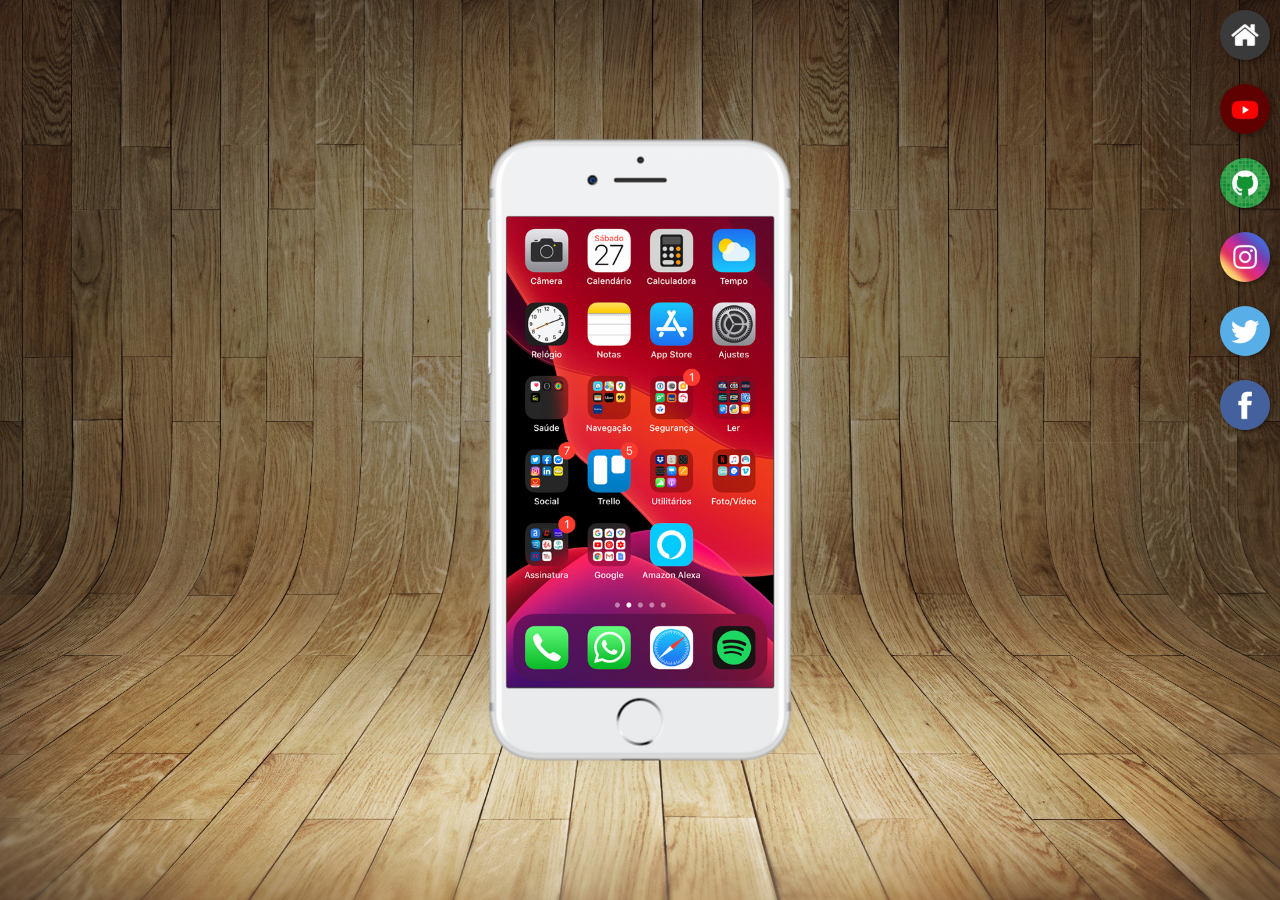
<file: index.html>
<!DOCTYPE html>
<html lang="pt-br">
<head>
    <meta charset="UTF-8">
    <meta http-equiv="X-UA-Compatible" content="IE=edge">
    <meta name="viewport" content="width=device-width, initial-scale=1.0">
    <title>Projeto Redes Sociais</title>
    <link rel="shortcut icon" href="favicon.ico" type="image/x-icon">
    <link rel="stylesheet" href="estilos/style.css">
</head>
<body>
    <main>
        <section id="telefone">
            <iframe src="home.html" name="tela" id="tela" frameborder="0">
                Seu navegador não é compatível com este recurso.
            </iframe>
        </section>
        <section id="redes-sociais">
            <a href="home.html" target="tela"><img src="imagens/logo-home.jpg" alt="Home"></a><br>
            <a href="youtube.html" target="tela"><img src="imagens/logo-youtube.jpg" alt="YouTube"></a><br>
            <a href="github.html" target="tela"><img src="imagens/logo-github.jpg" alt="GitHub"></a><br>
            <a href="instagram.html" target="tela"><img src="imagens/logo-instagram.jpg" alt="Instagram"></a><br>
            <a href="twitter.html" target="tela"><img src="imagens/logo-twitter.jpg" alt="Twitter"></a><br>
            <a href="facebook.html" target="tela"><img src="imagens/logo-facebook.jpg" alt="Facebook"></a><br>
        </section>
    </main>
</body>
</html>
</file>
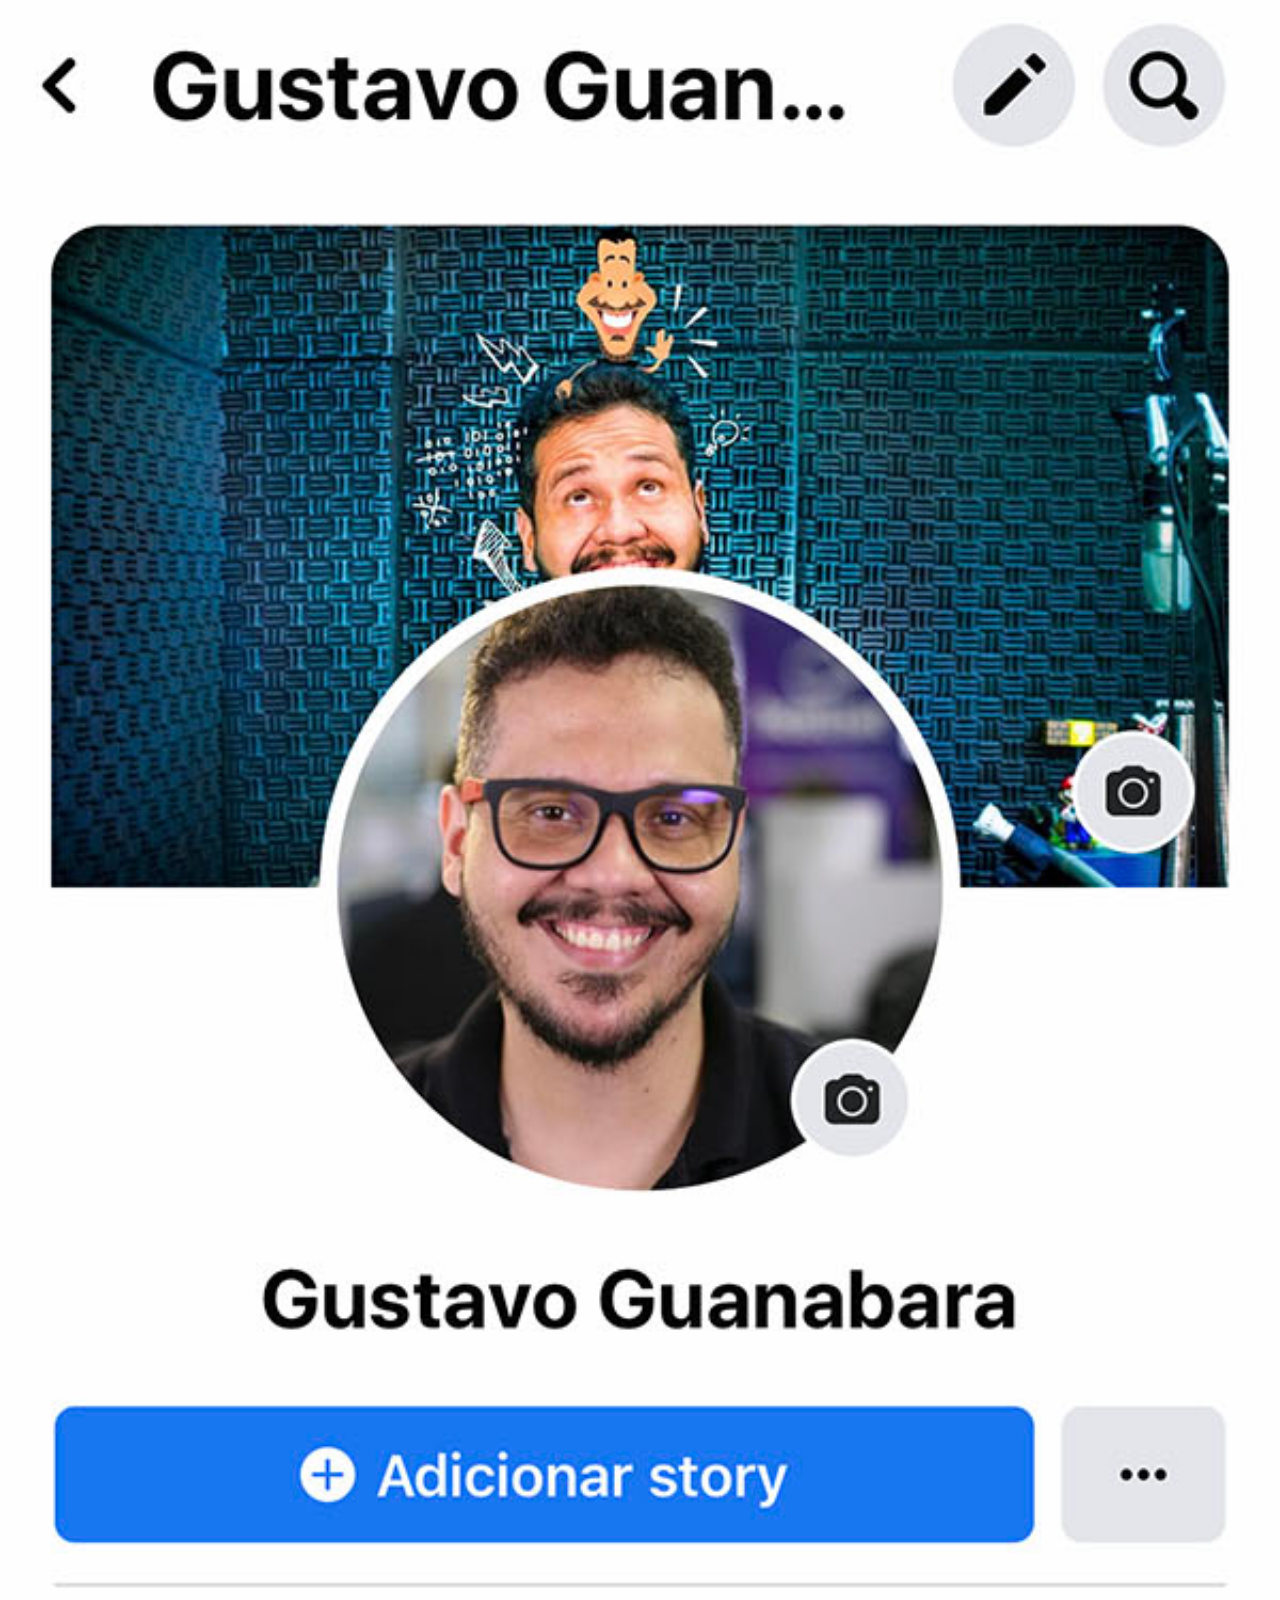
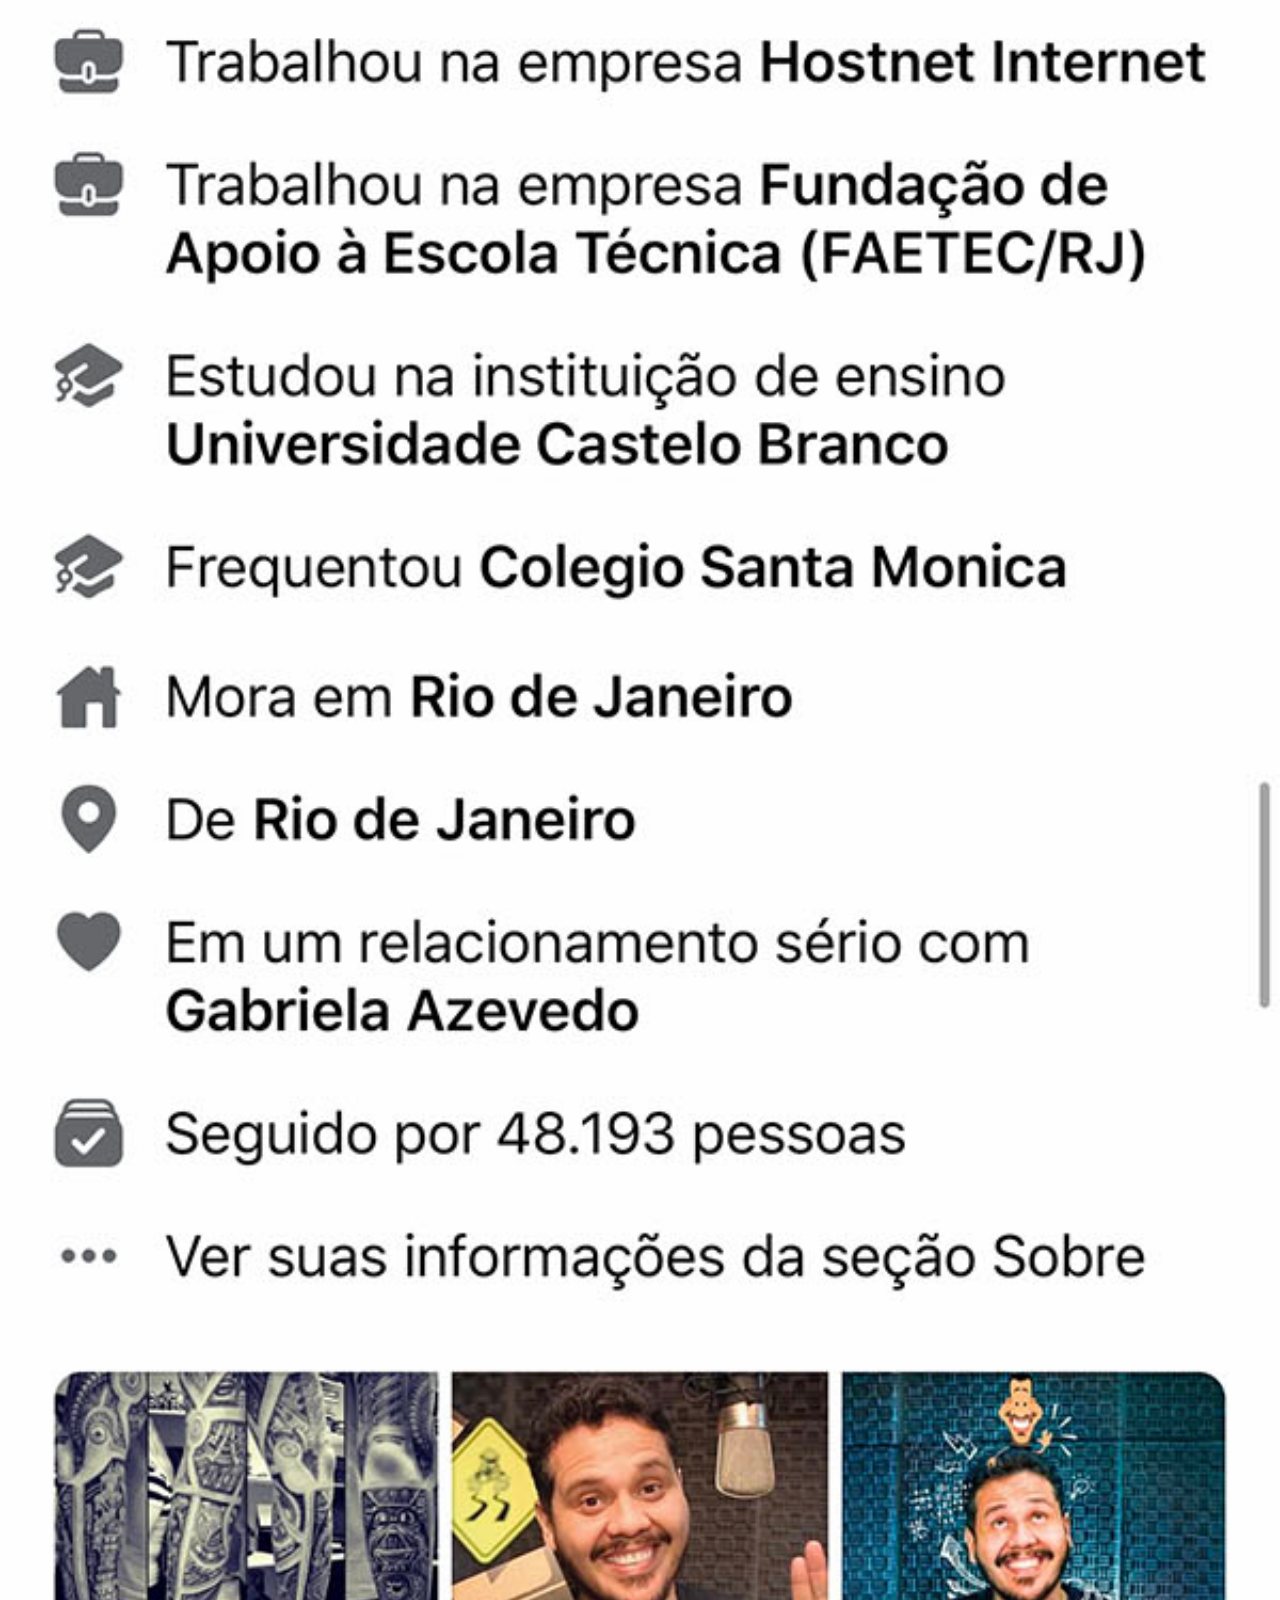
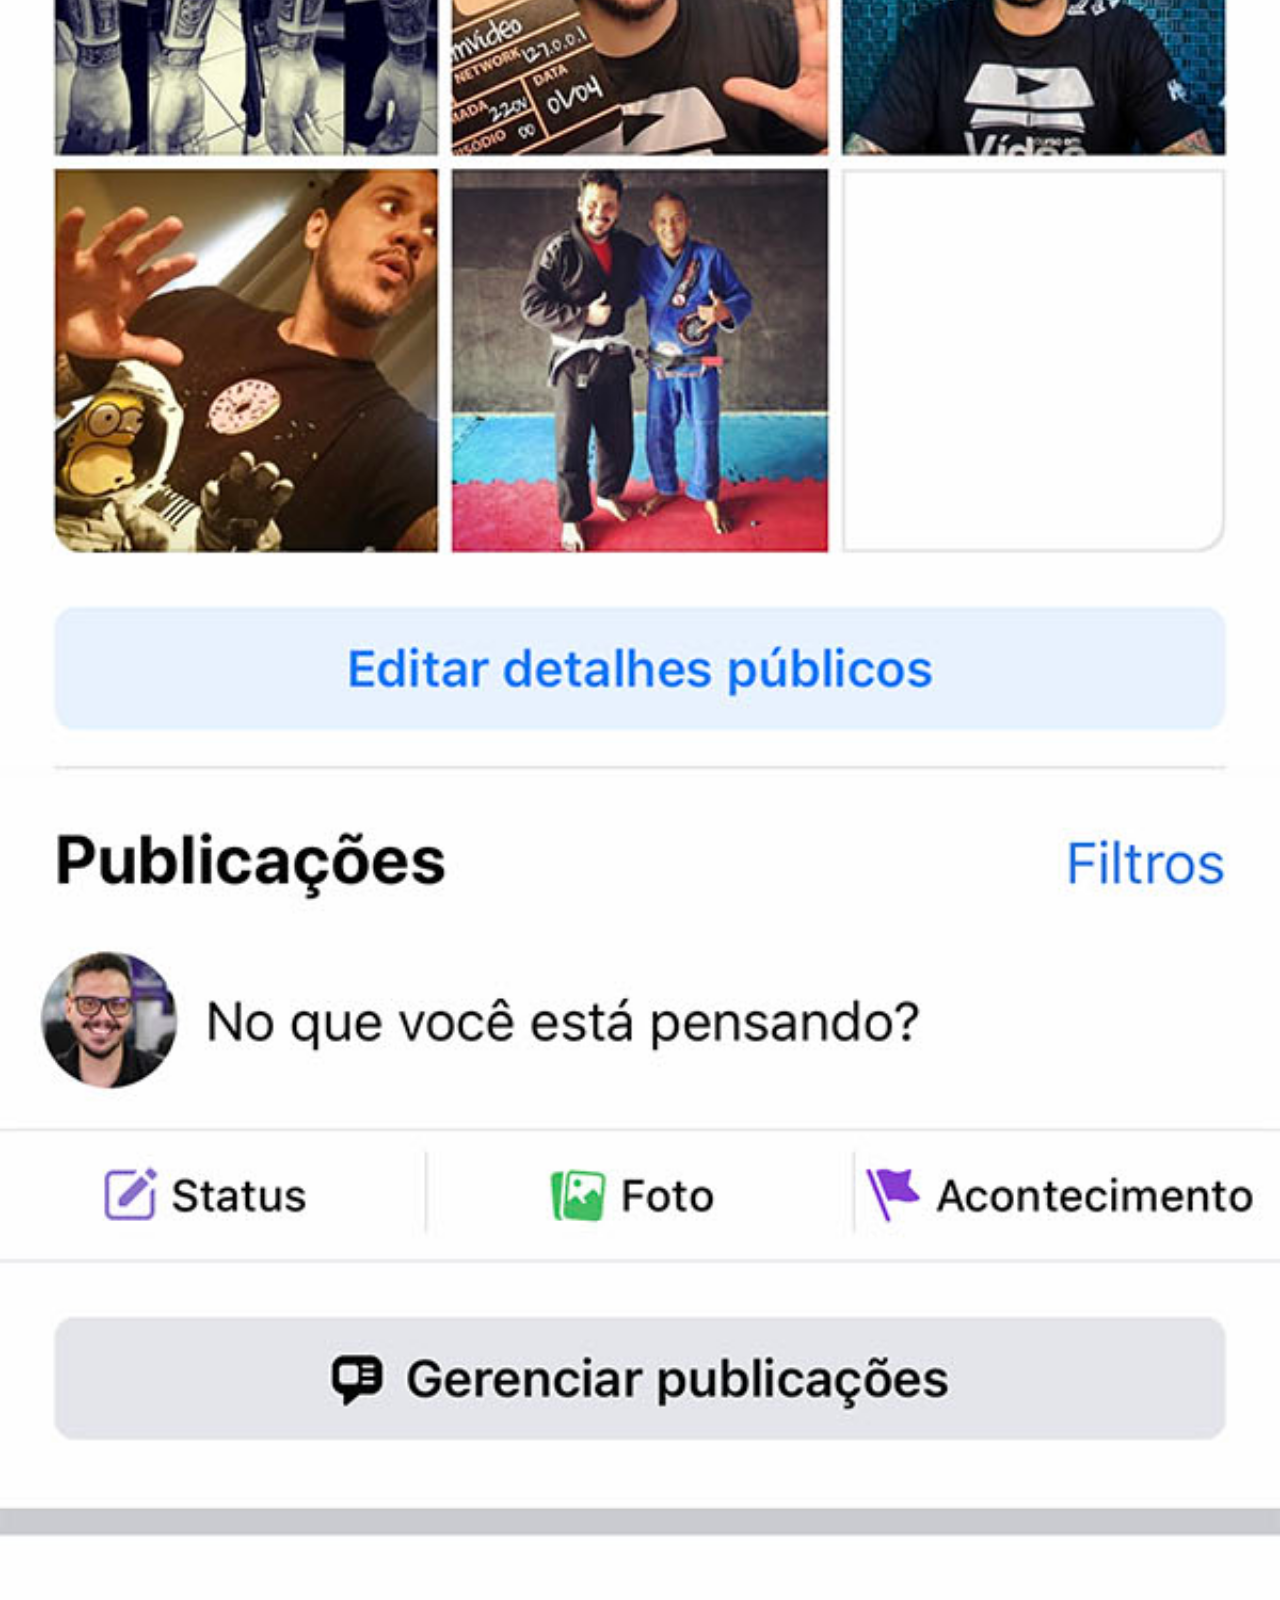
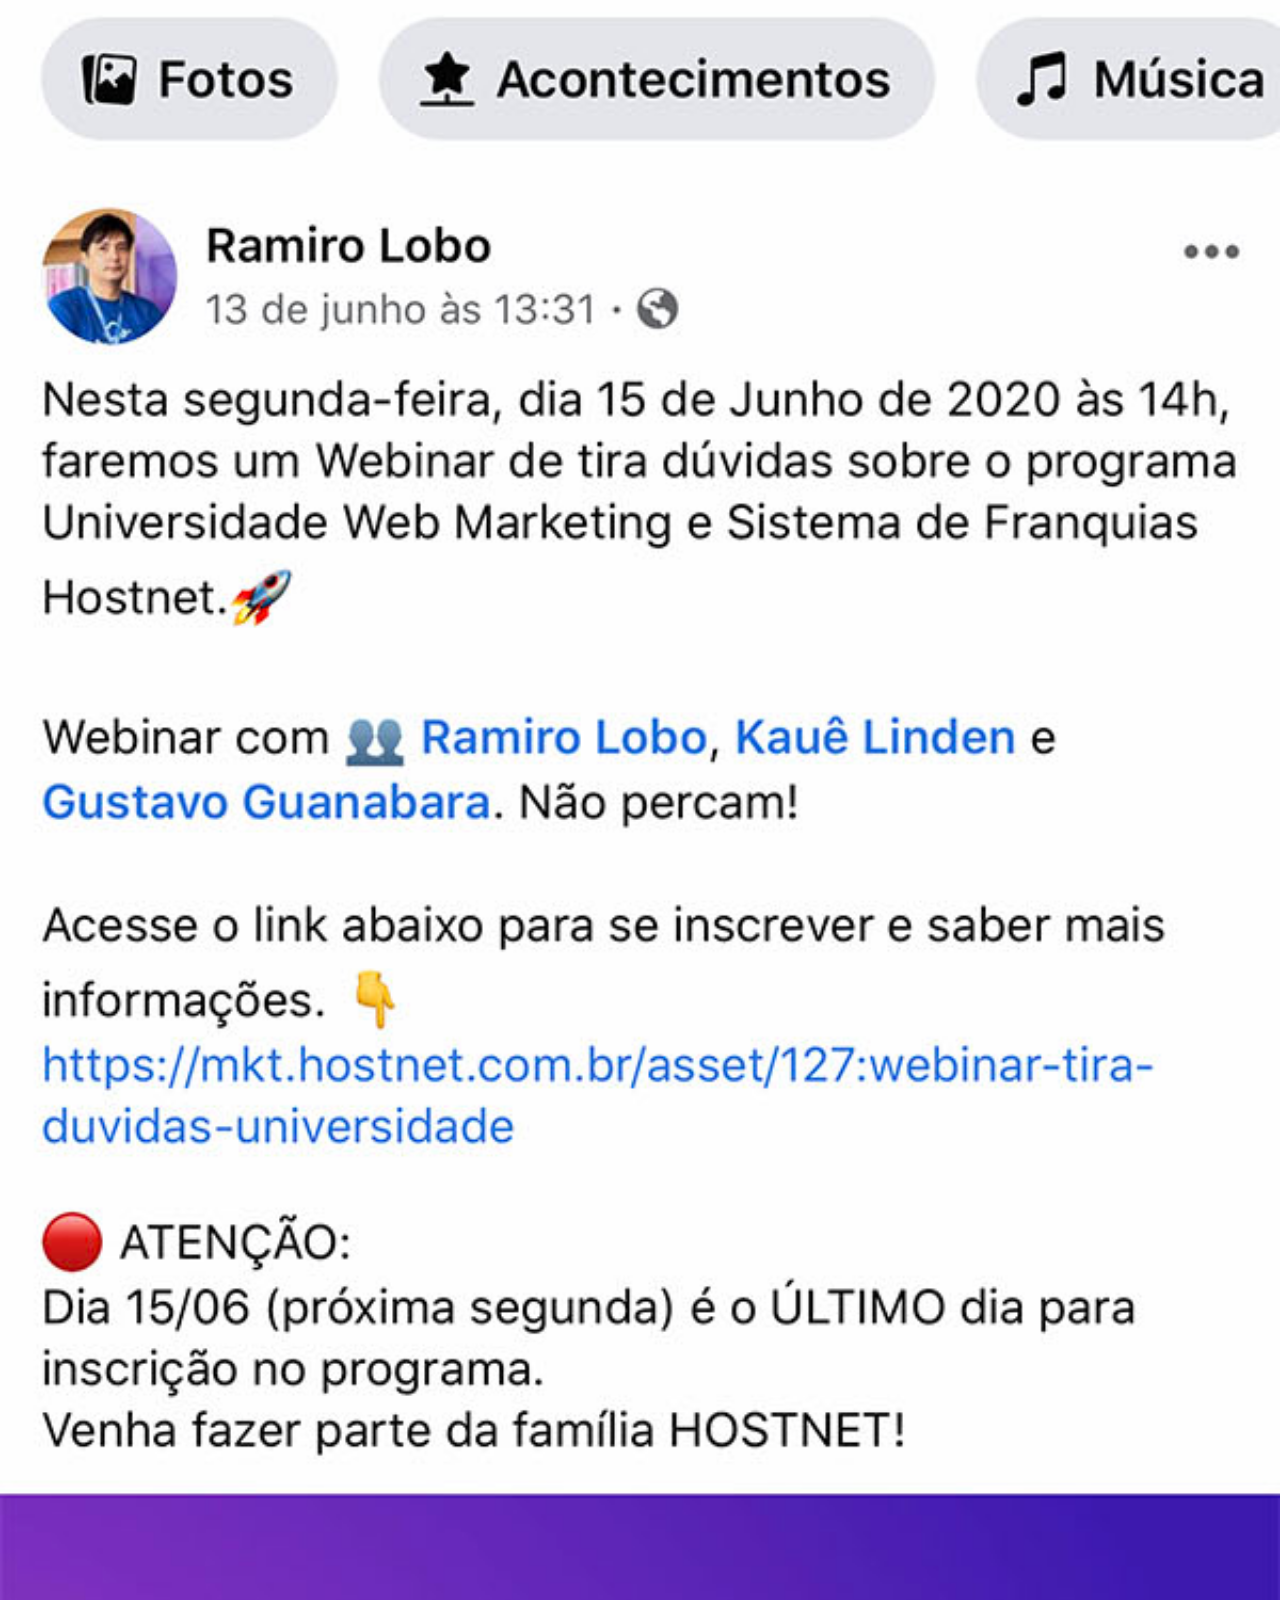
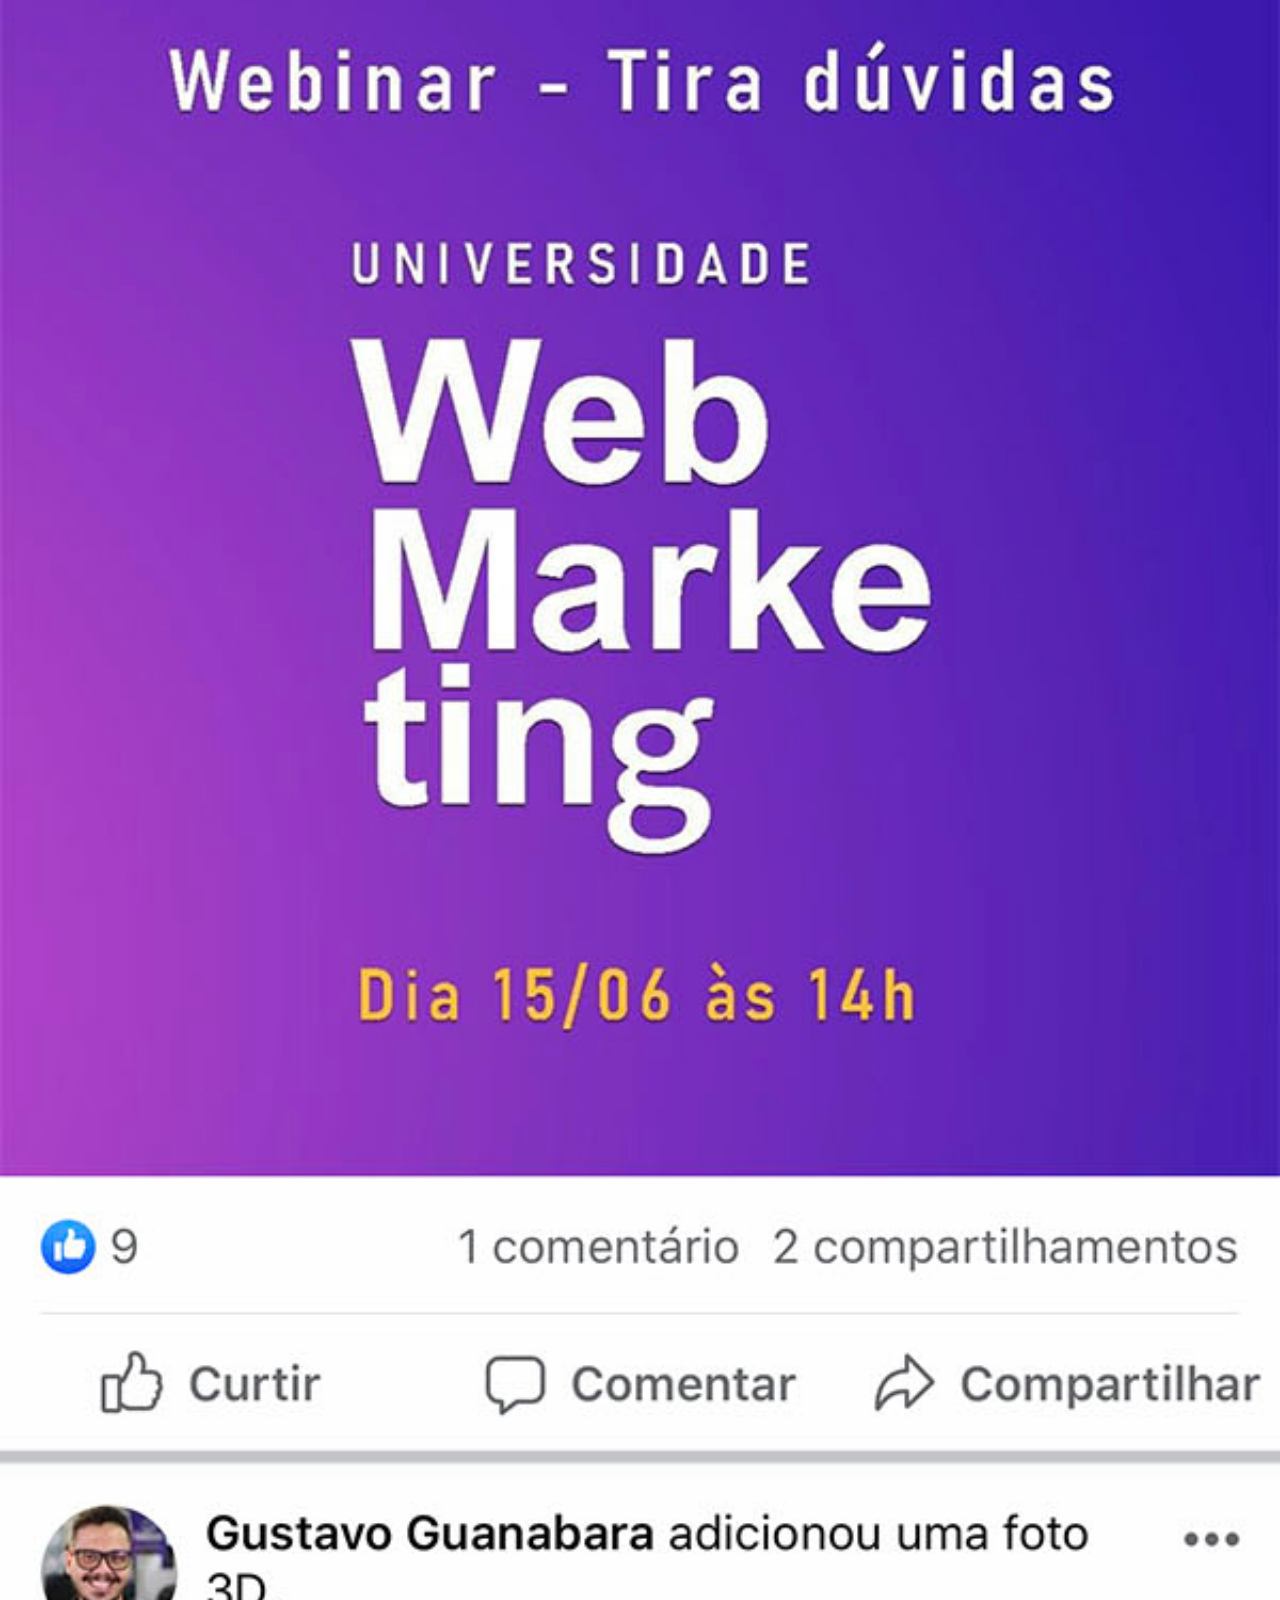
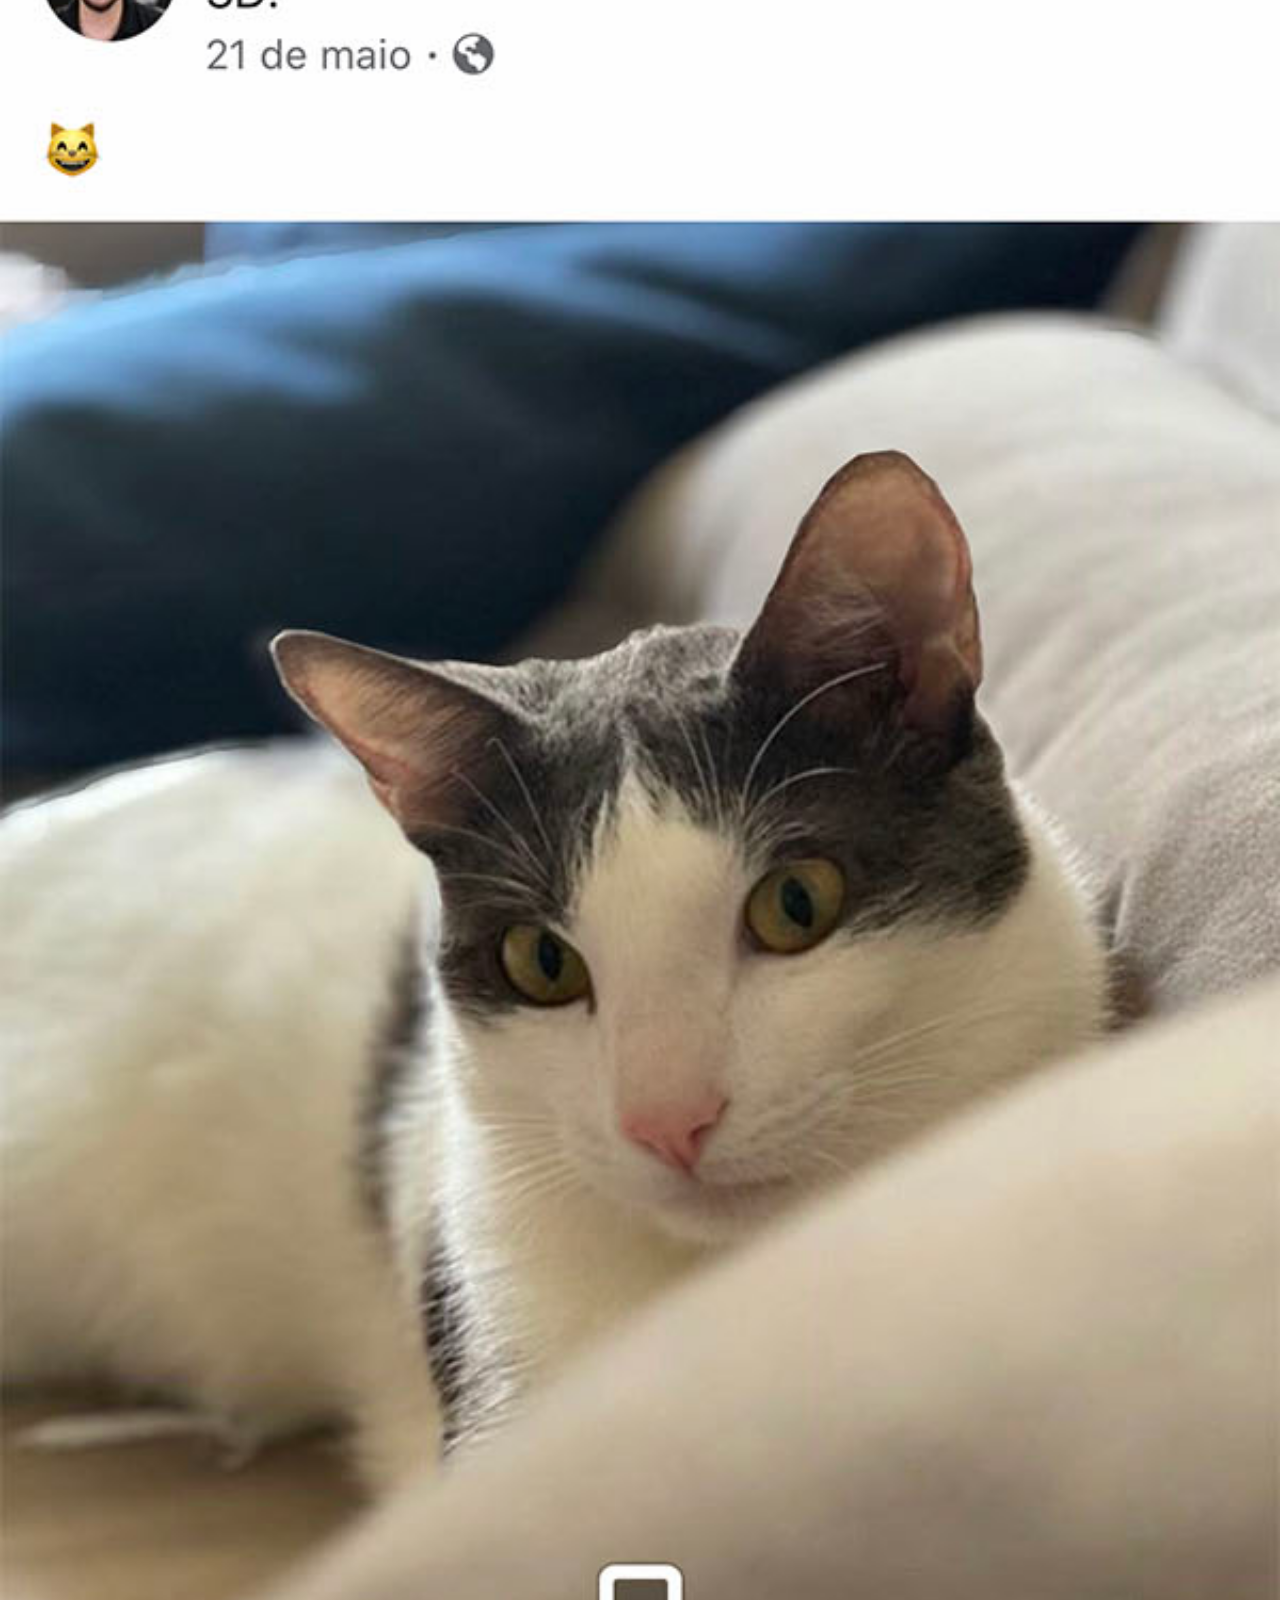
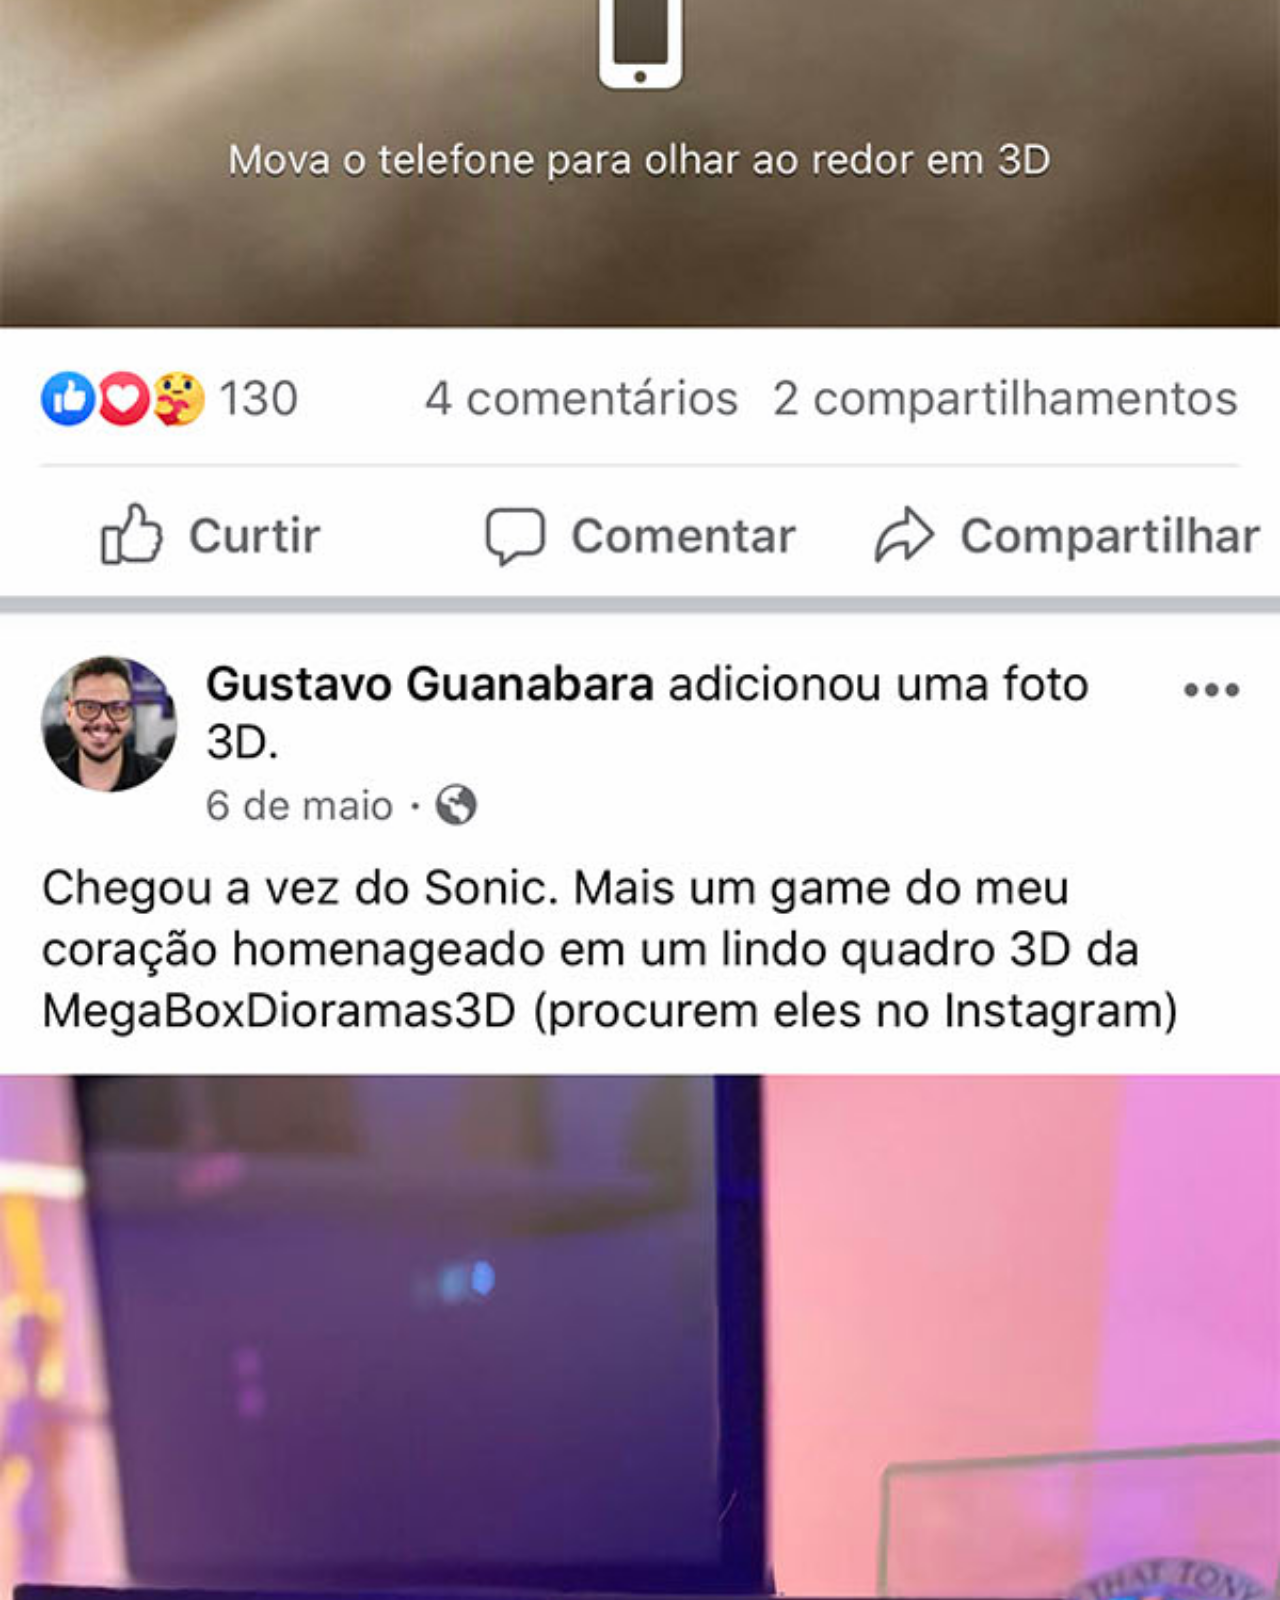
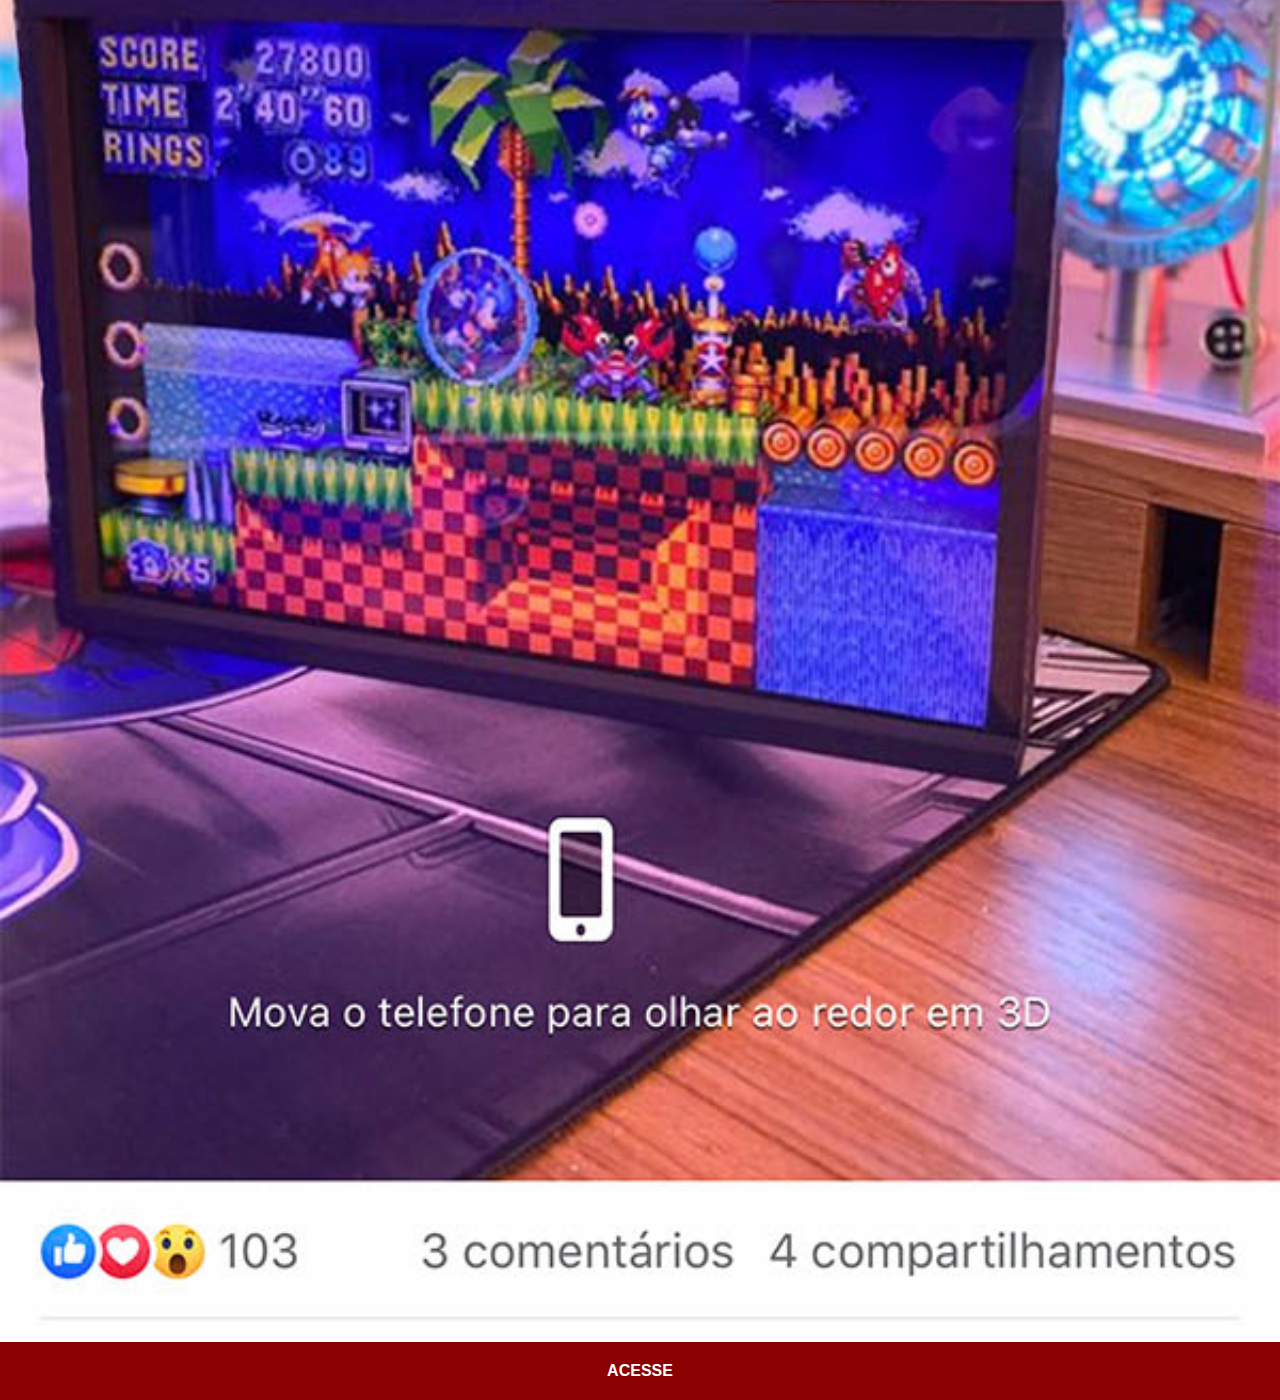
<file: facebook.html>
<!DOCTYPE html>
<html lang="pt-br">
<head>
    <meta charset="UTF-8">
    <meta http-equiv="X-UA-Compatible" content="IE=edge">
    <meta name="viewport" content="width=device-width, initial-scale=1.0">
    <title>YouTube</title>
    <link rel="stylesheet" href="estilos/social.css">
</head>
<body>
    <img src="imagens/tela-facebook.jpg" alt="YouTubr"><a href="https://www.facebook.com/gustavoguanabara" target="_blank">ACESSE</a>
</body>
</html>
</file>
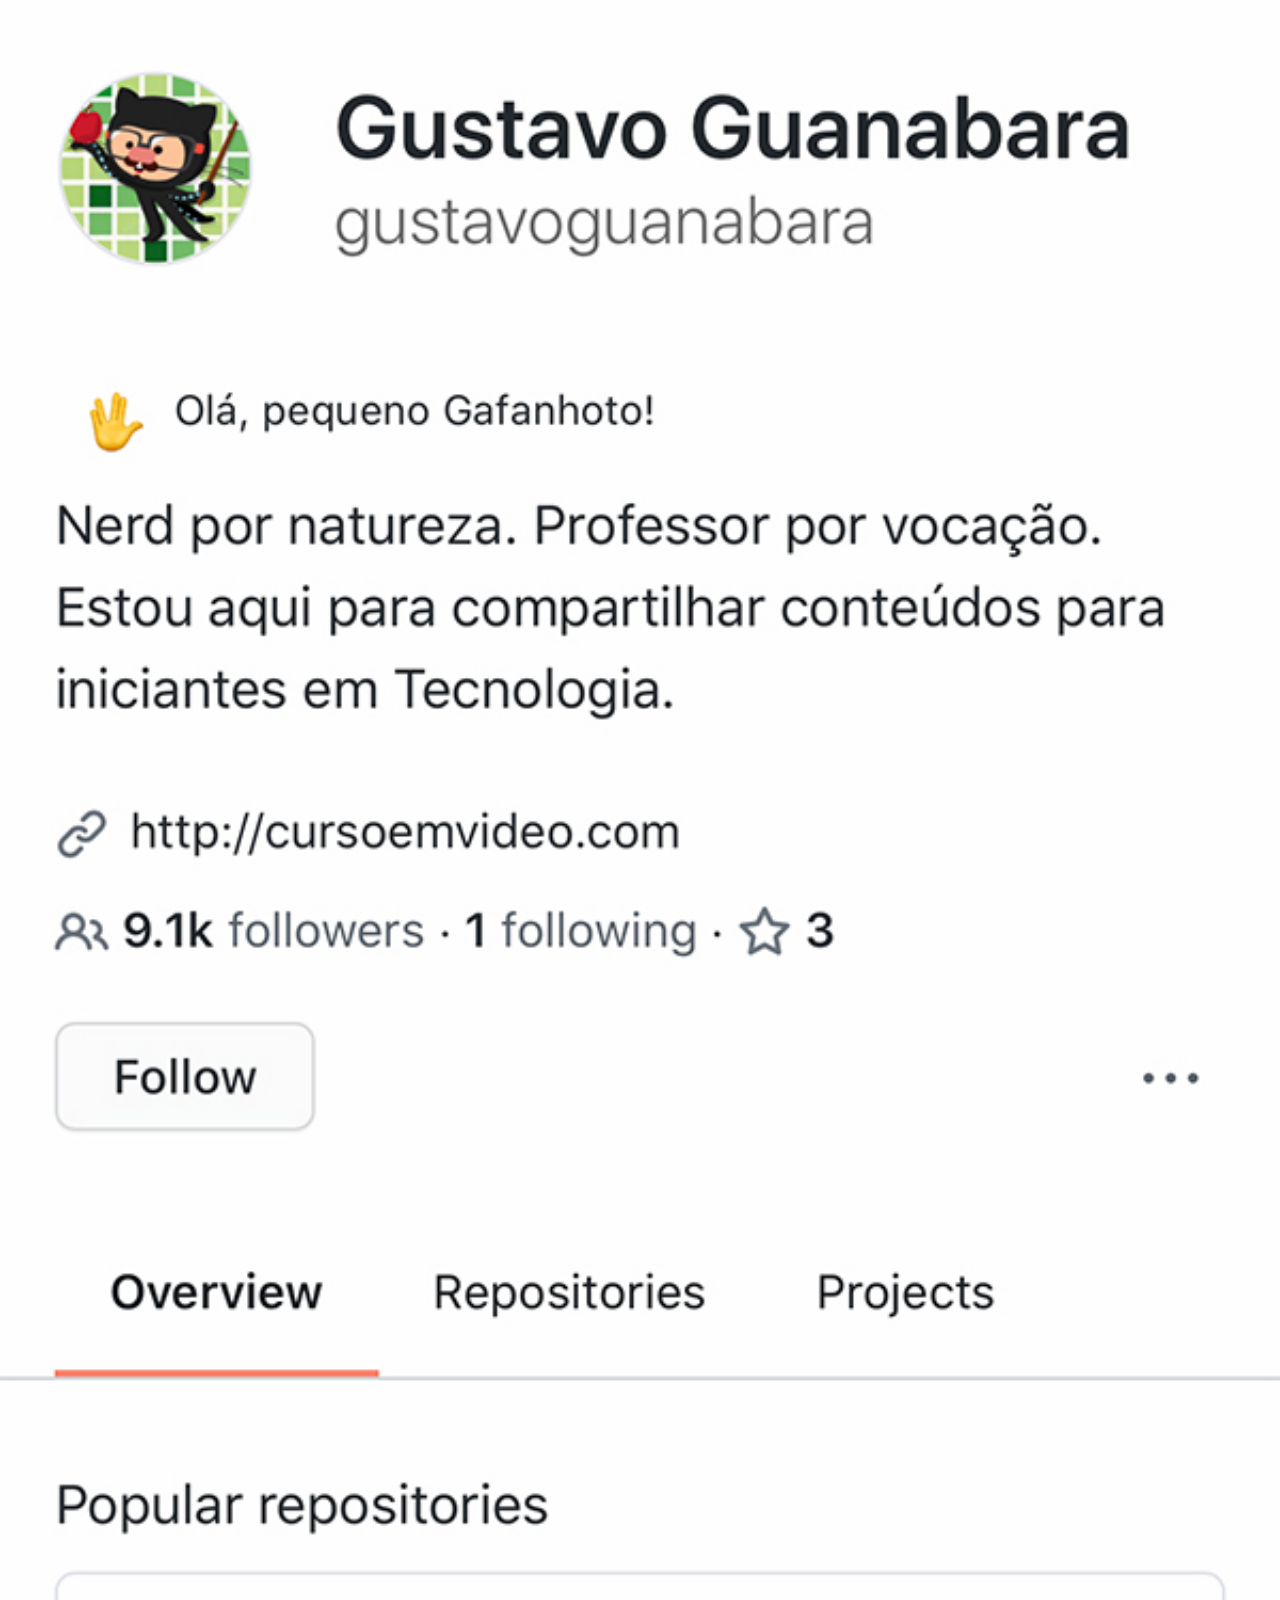
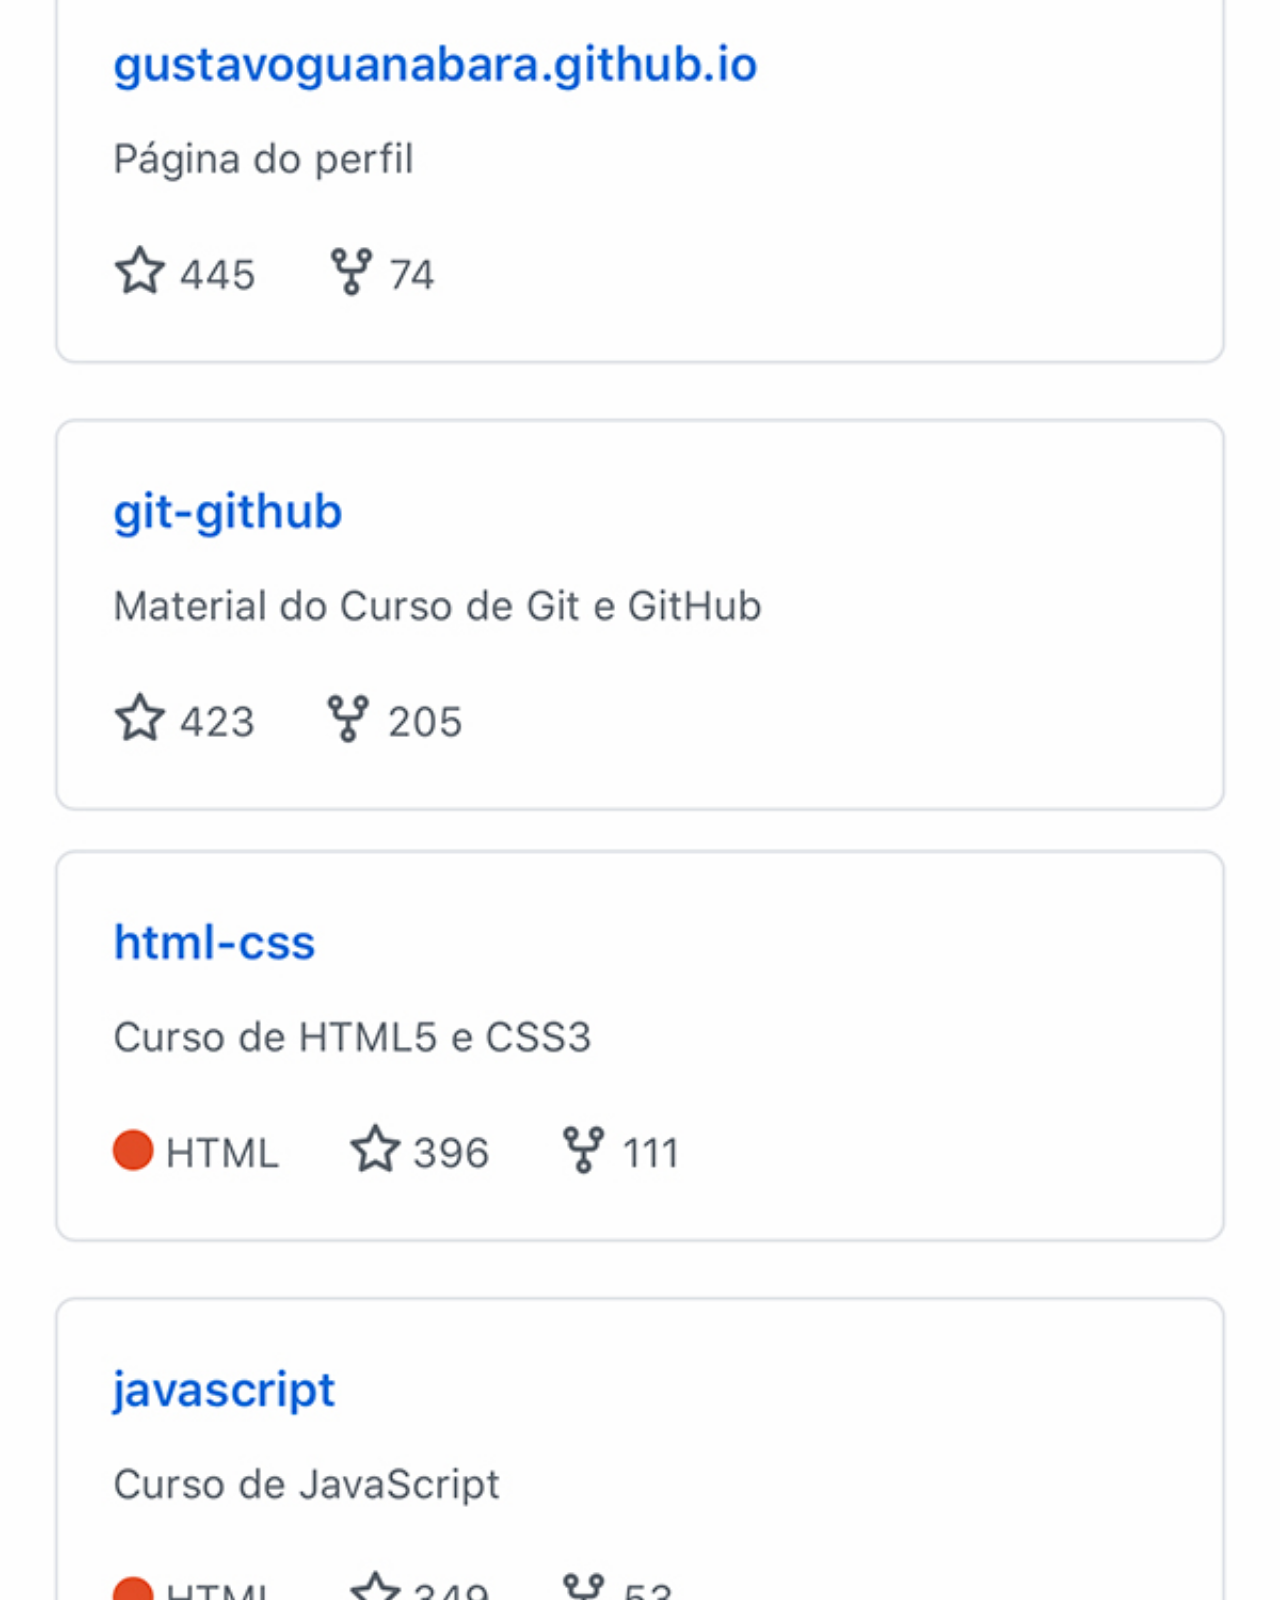
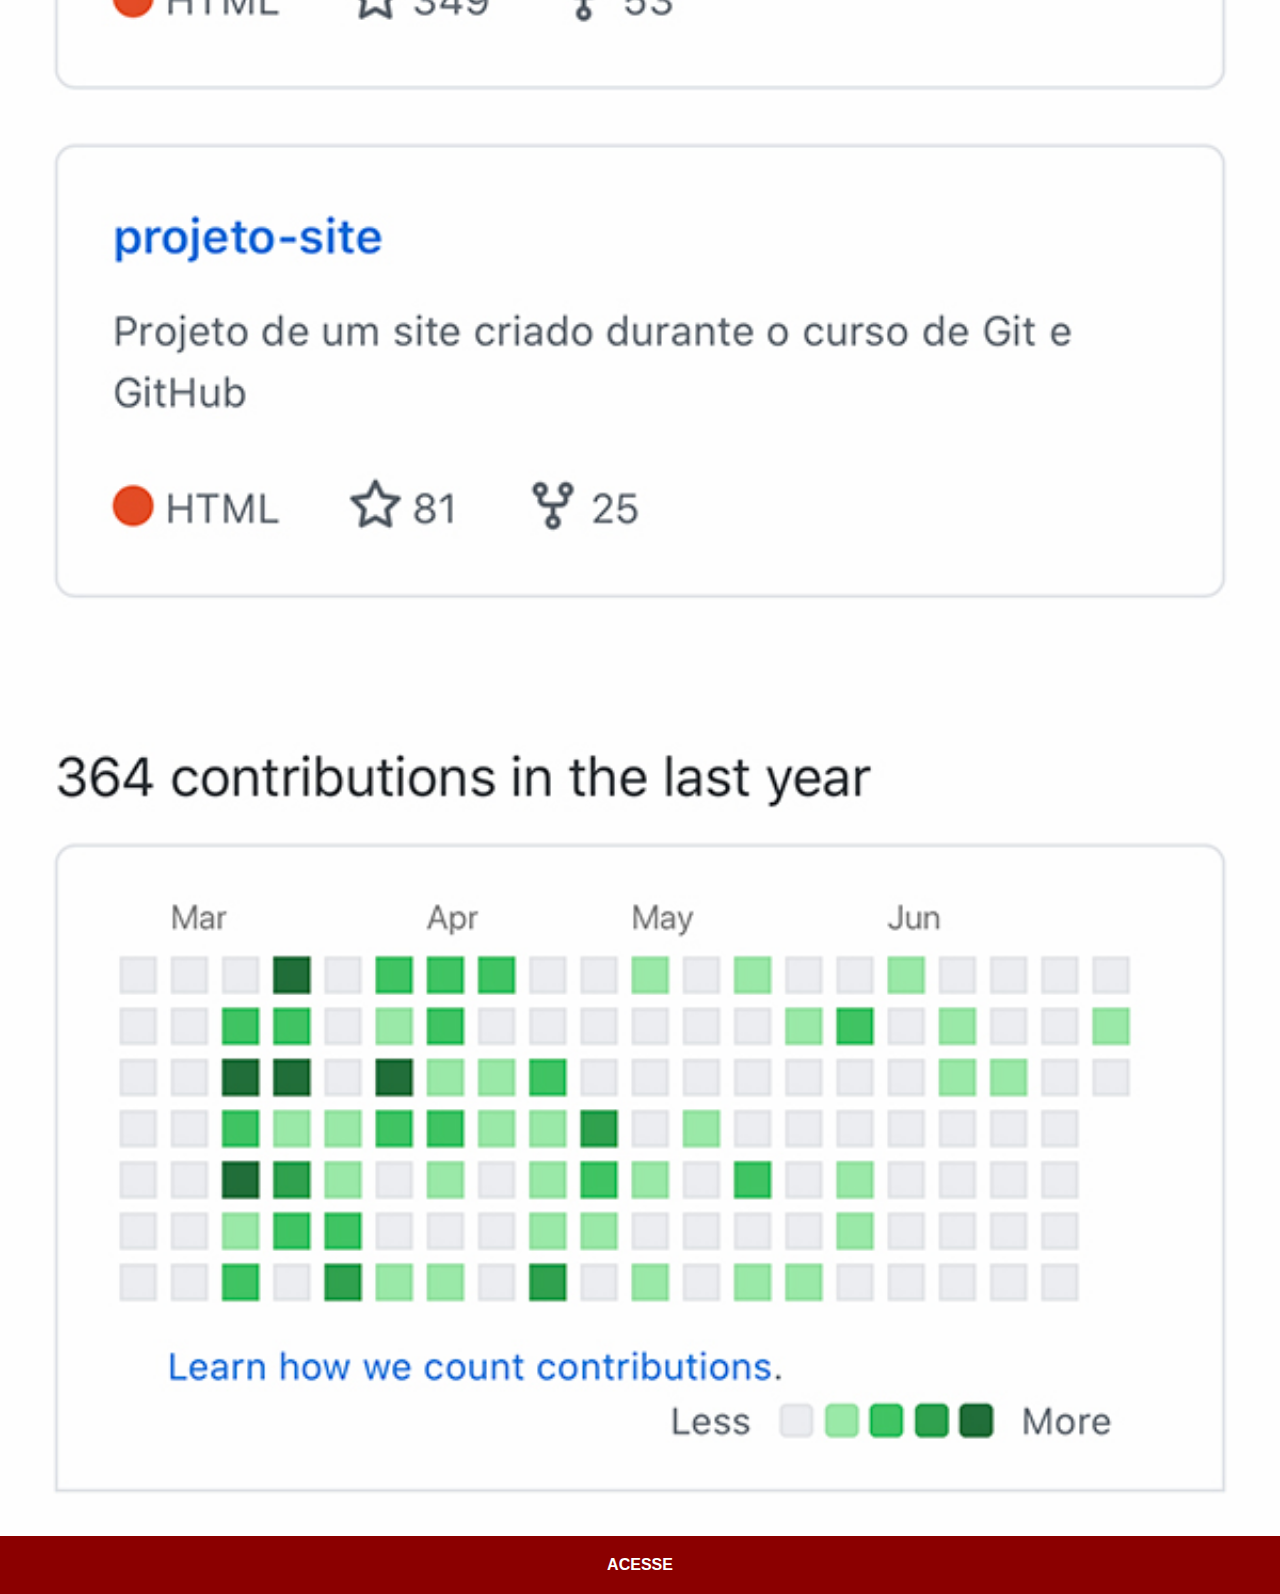
<file: github.html>
<!DOCTYPE html>
<html lang="pt-br">
<head>
    <meta charset="UTF-8">
    <meta http-equiv="X-UA-Compatible" content="IE=edge">
    <meta name="viewport" content="width=device-width, initial-scale=1.0">
    <title>GitHub</title>
    <link rel="stylesheet" href="estilos/social.css">
</head>
<body>
    <img src="imagens/tela-github.jpg" alt="GitHub"><a href="https://github.com/gustavoguanabara" target="_blank">ACESSE</a>
</body>
</html>
</file>
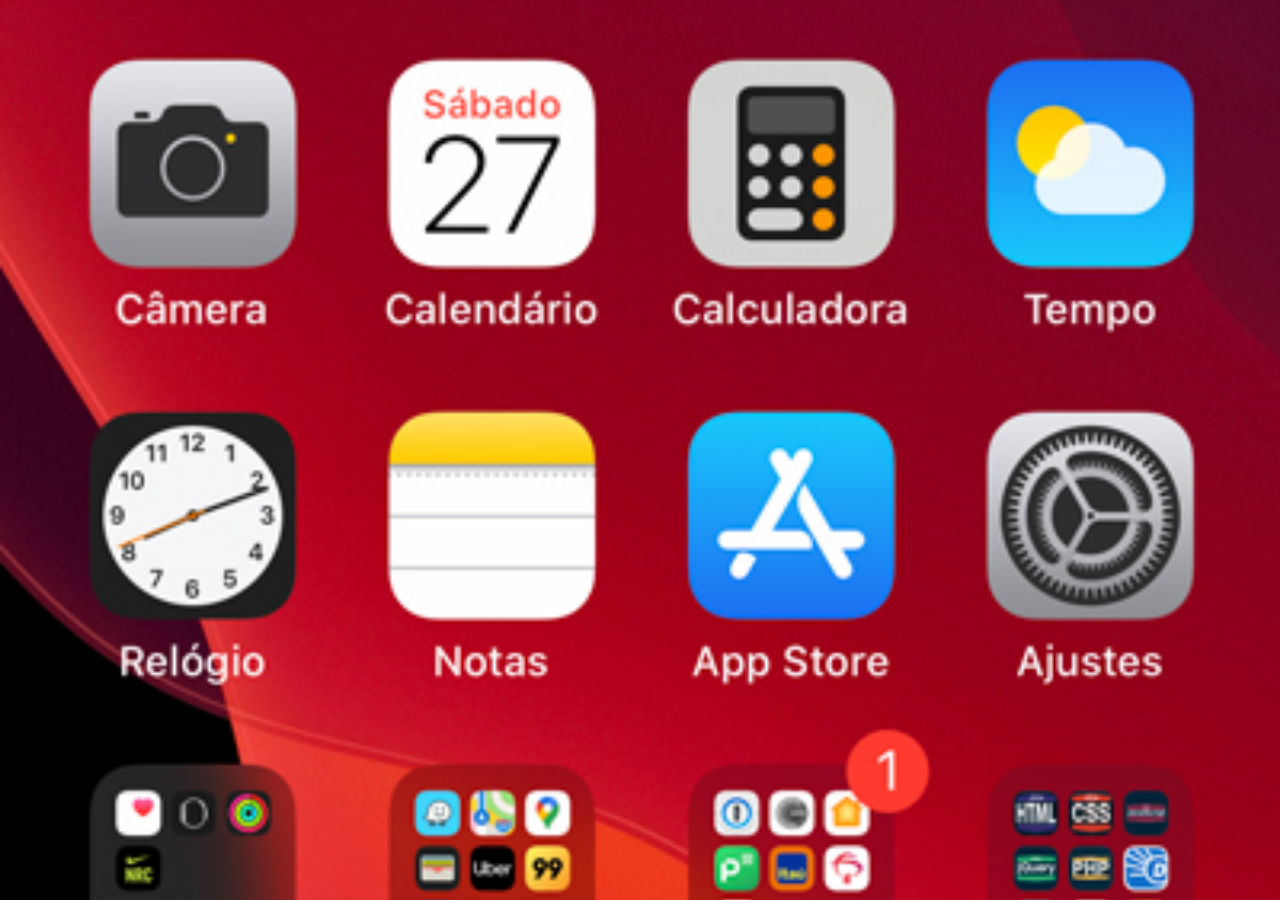
<file: home.html>
<!DOCTYPE html>
<html lang="pt-br">
<head>
    <meta charset="UTF-8">
    <meta http-equiv="X-UA-Compatible" content="IE=edge">
    <meta name="viewport" content="width=device-width, initial-scale=1.0">
    <title>Home</title>
</head>
<style>
    * {
        margin: 0;
        padding: 0;
    }

    body {
        width: 100vw;
        height: 100vh;
        background: url(imagens/tela-home.jpg) no-repeat top center;
        background-size: cover;
    }
</style>
<body>
    
</body>
</html>
</file>
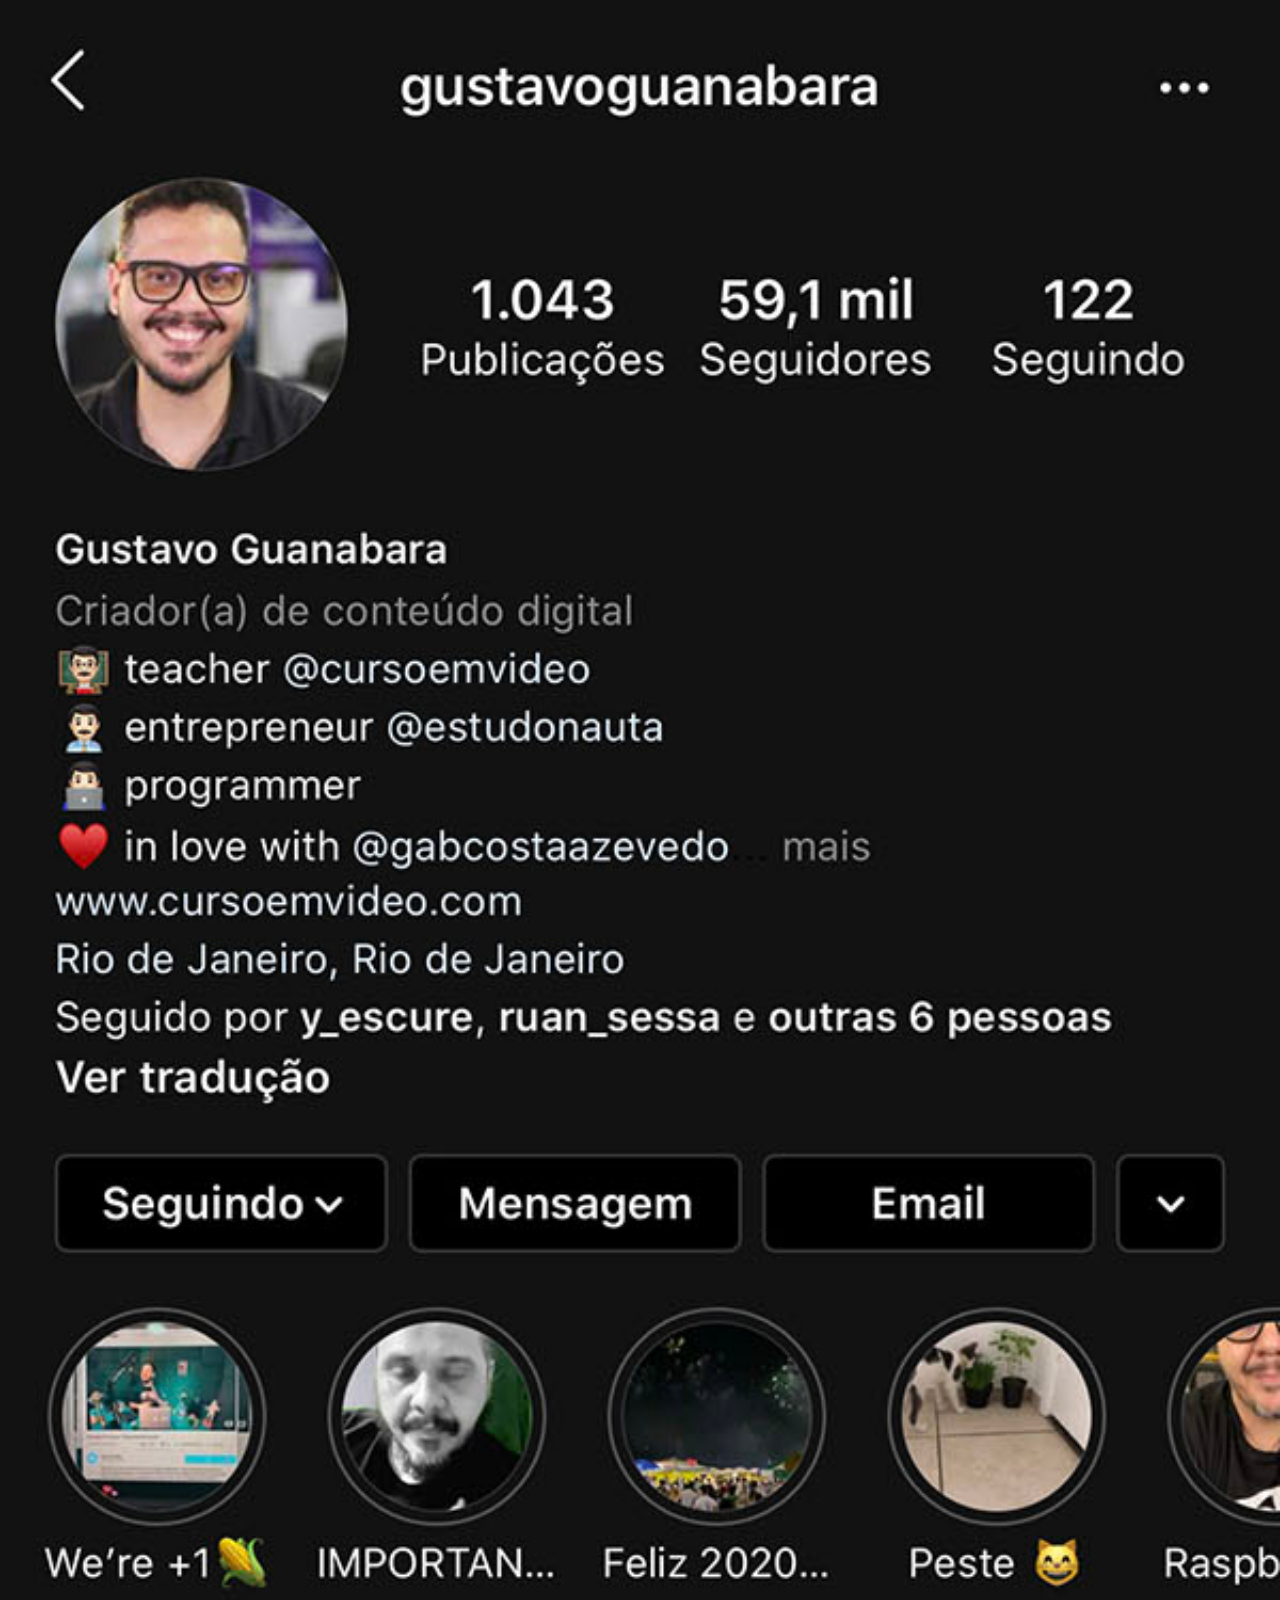
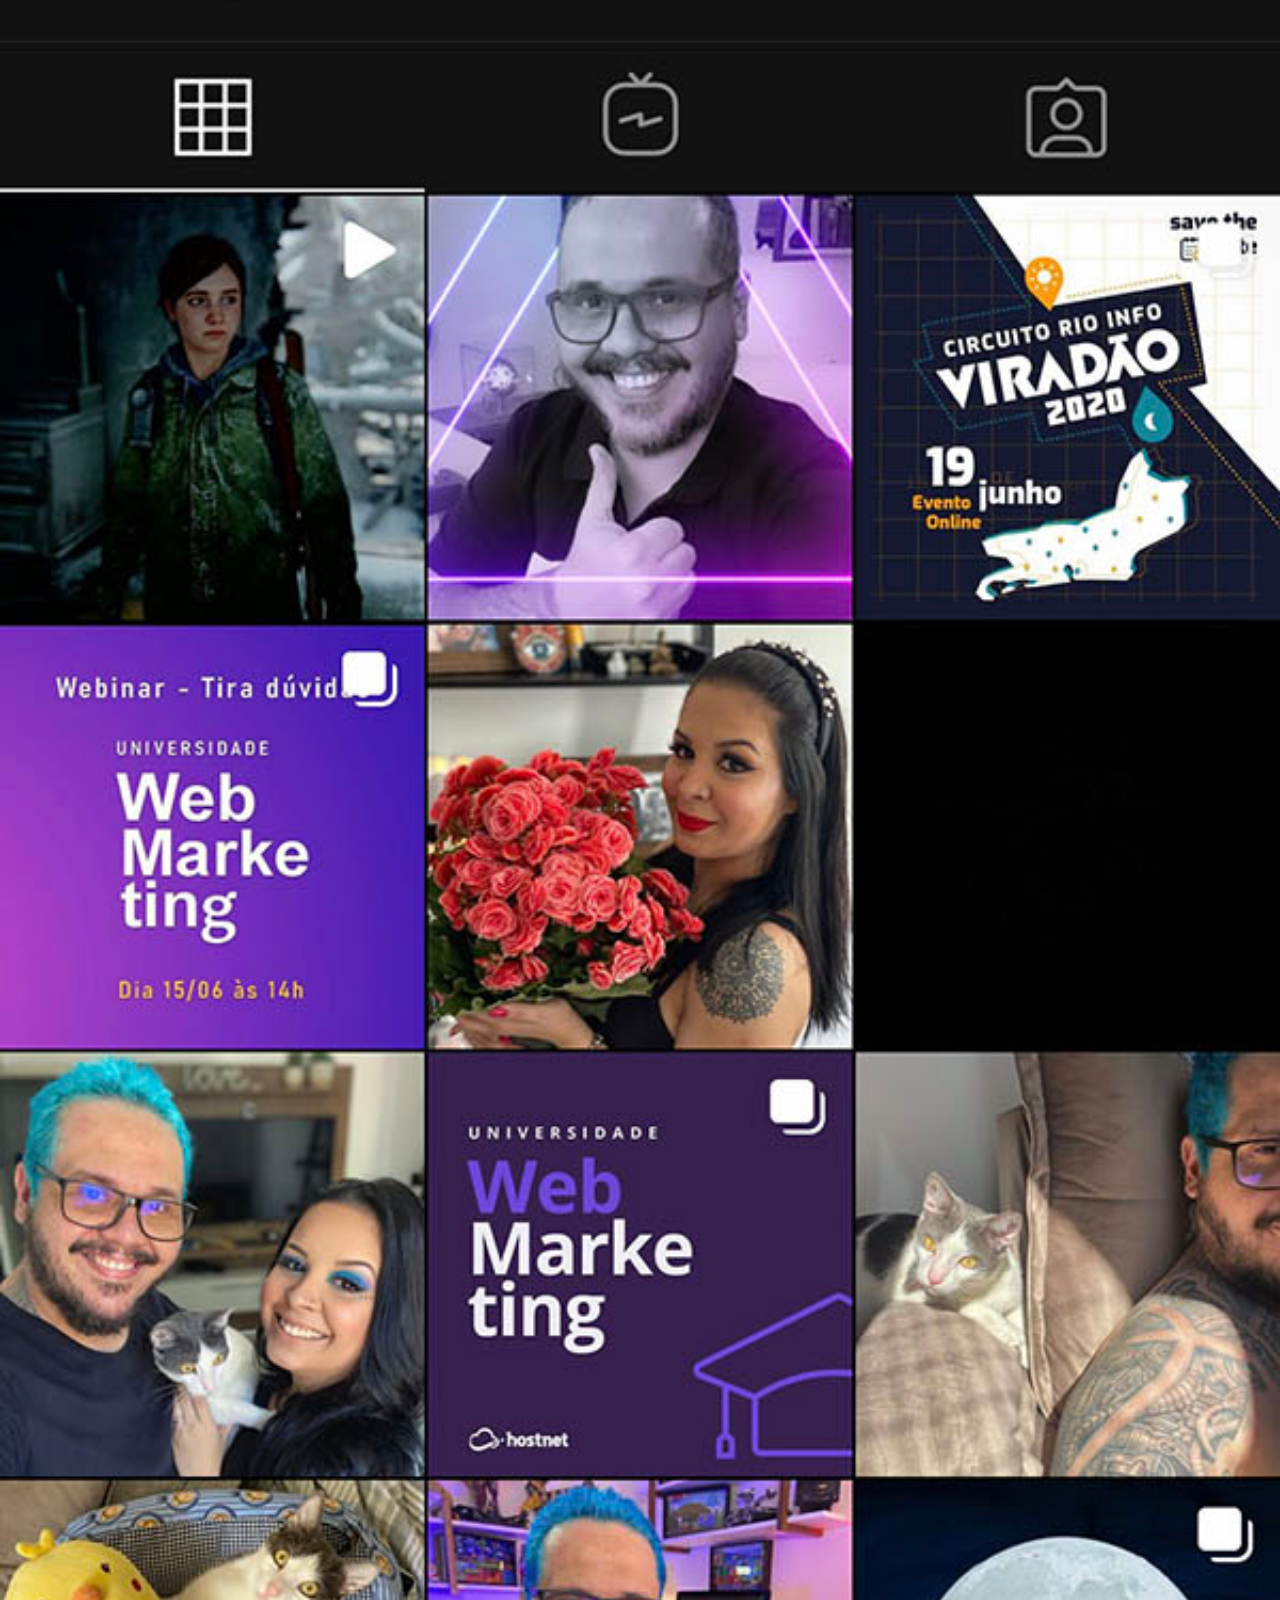
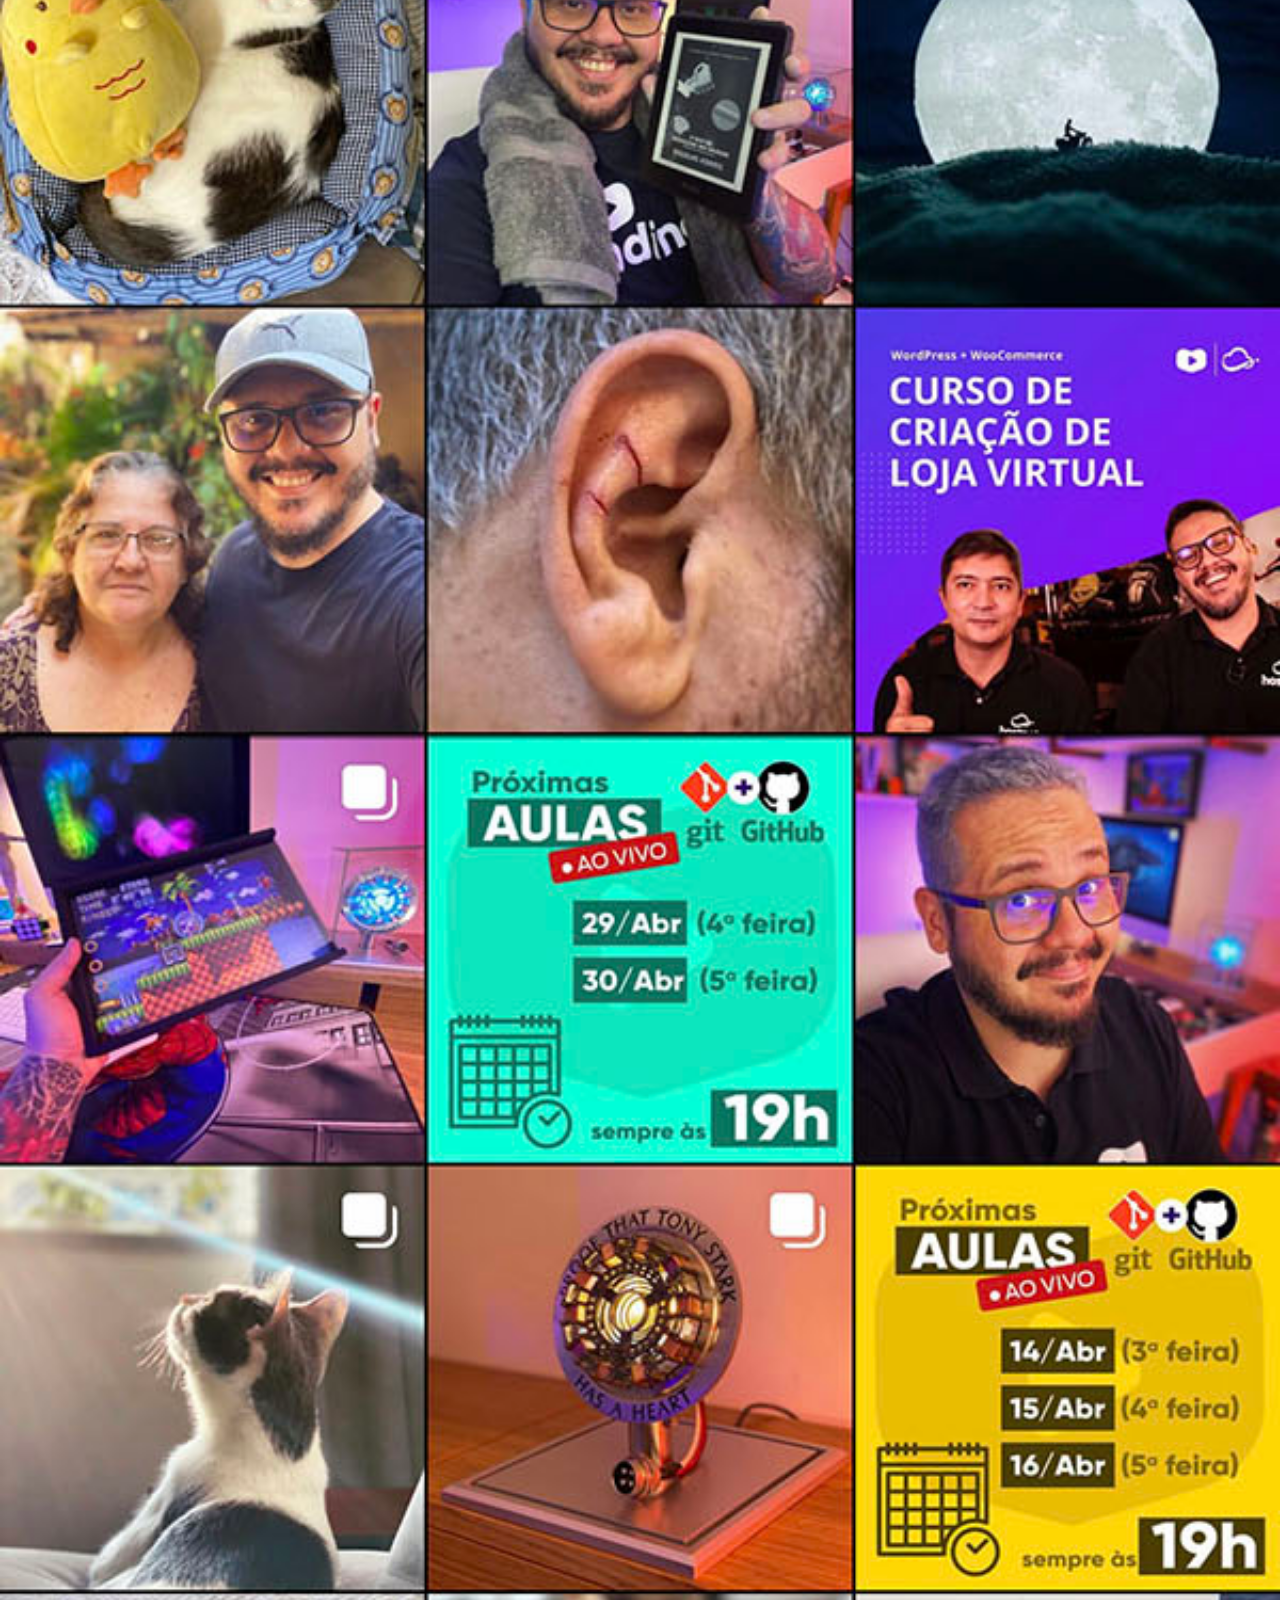
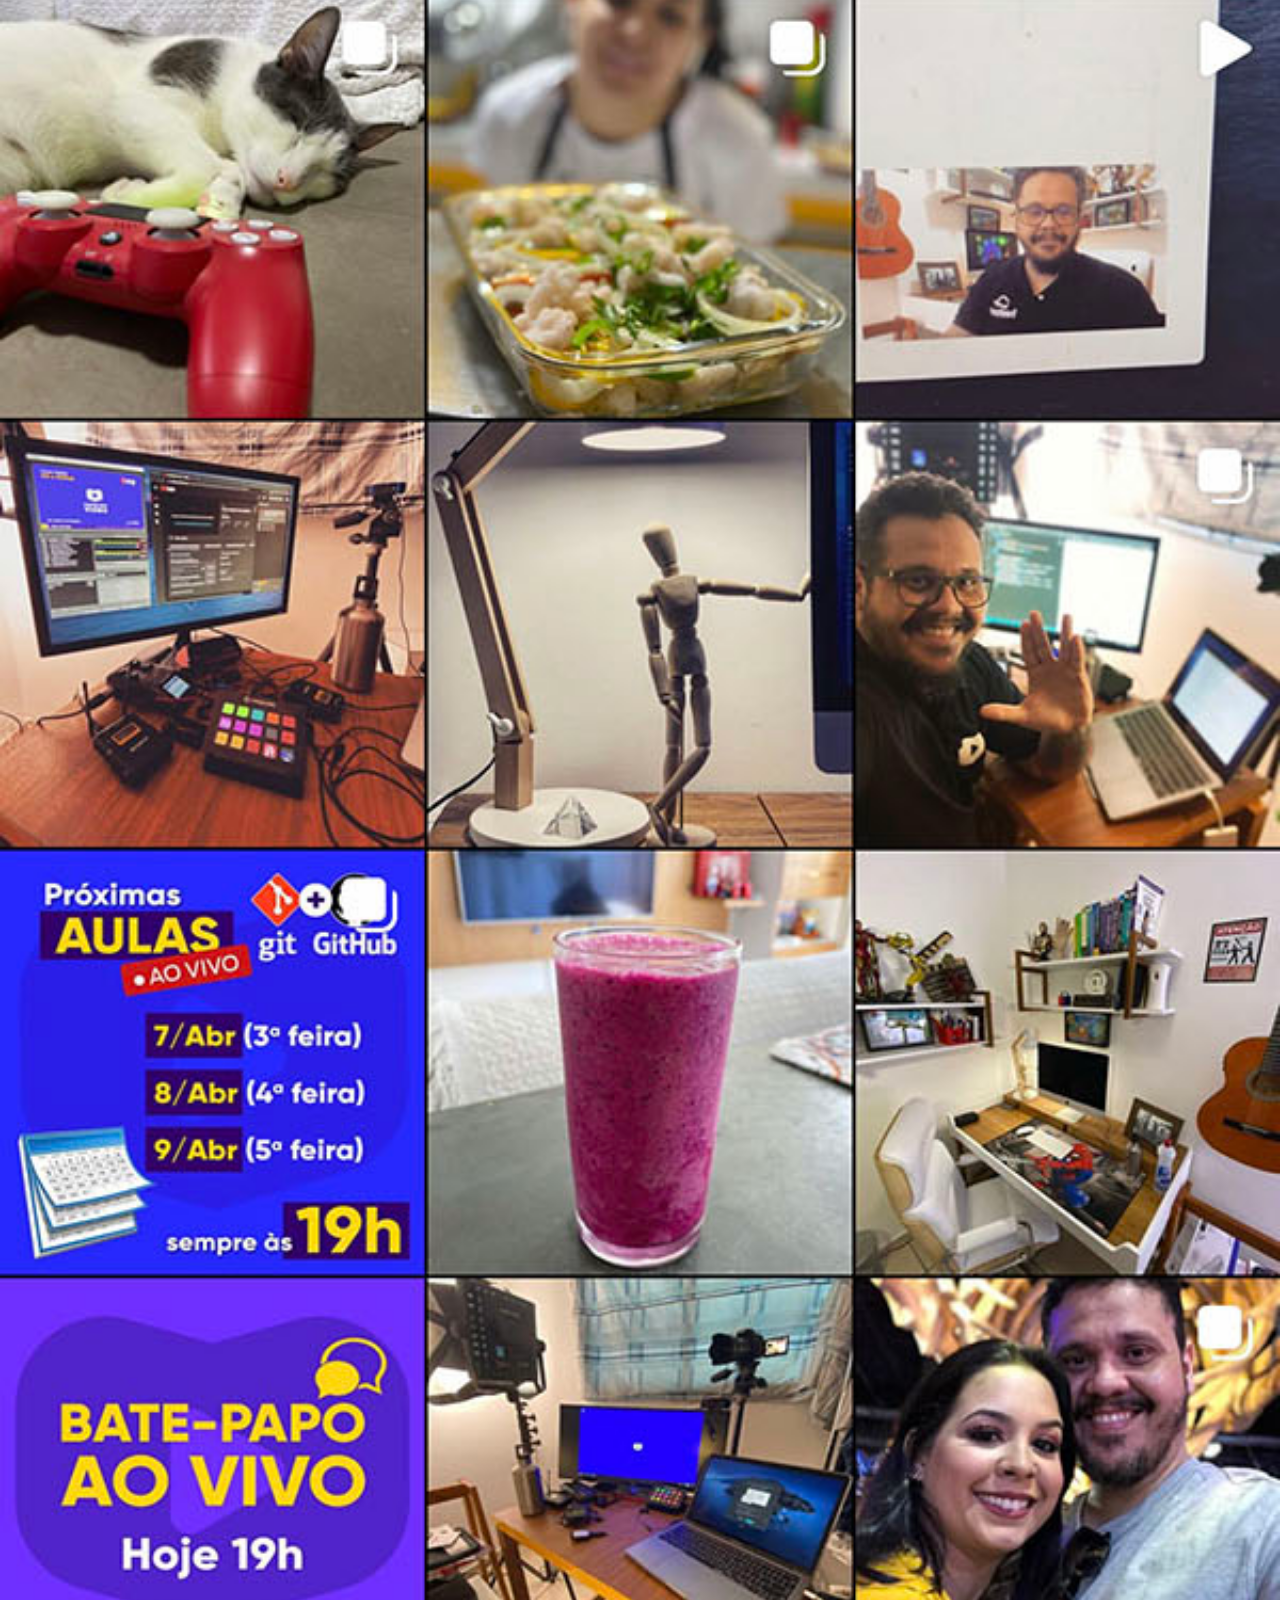
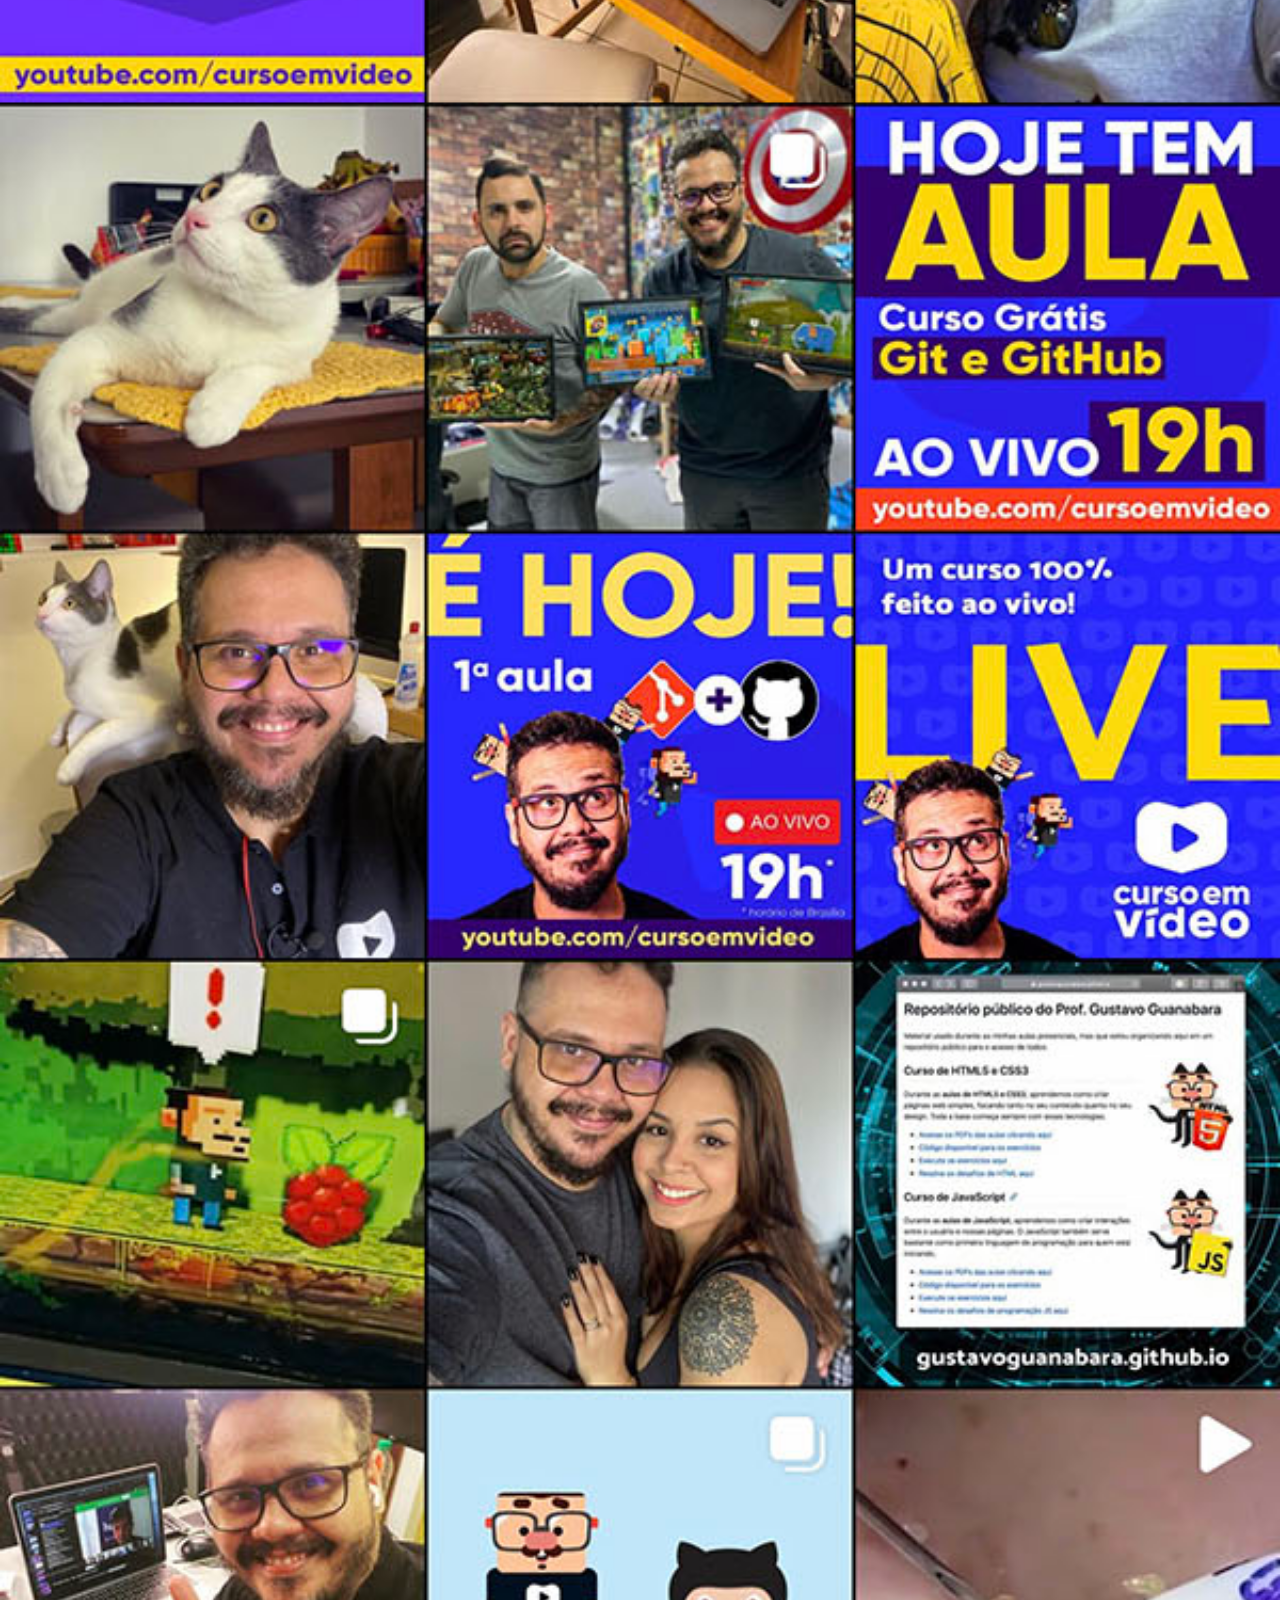
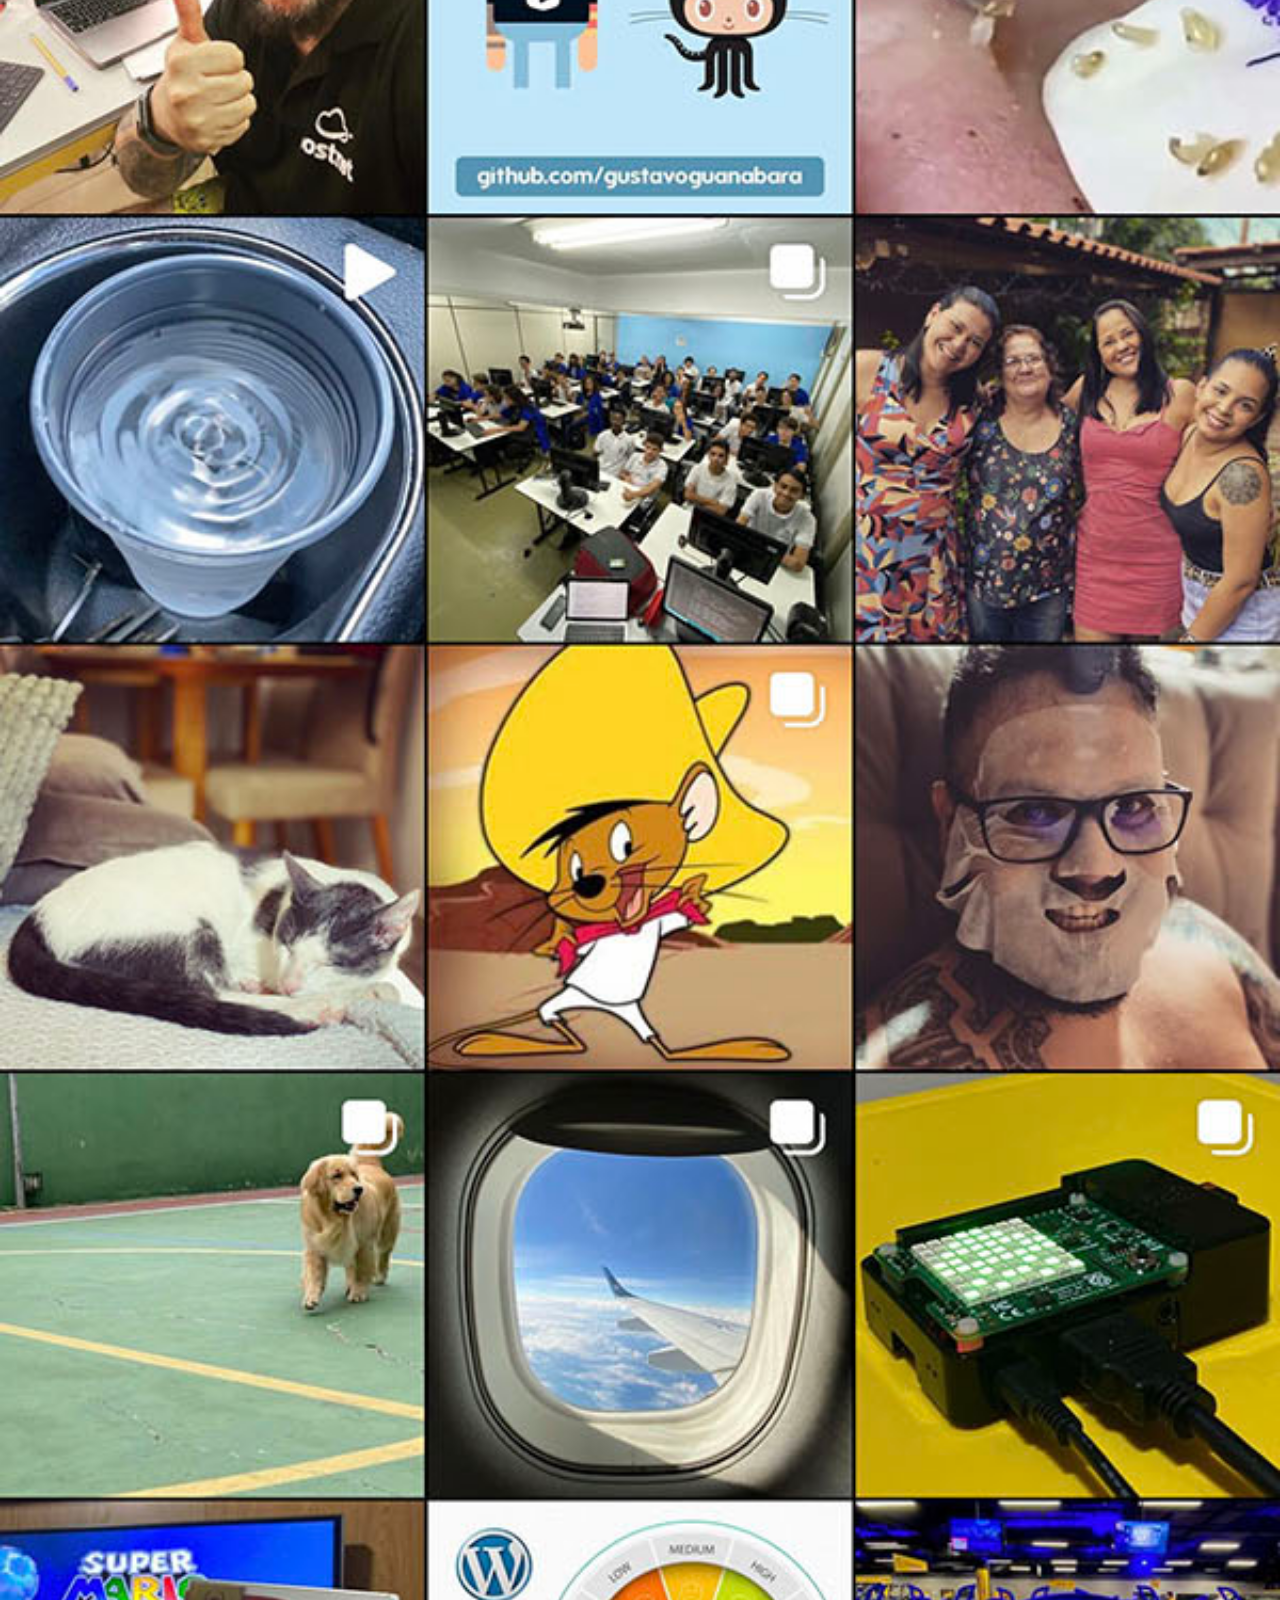
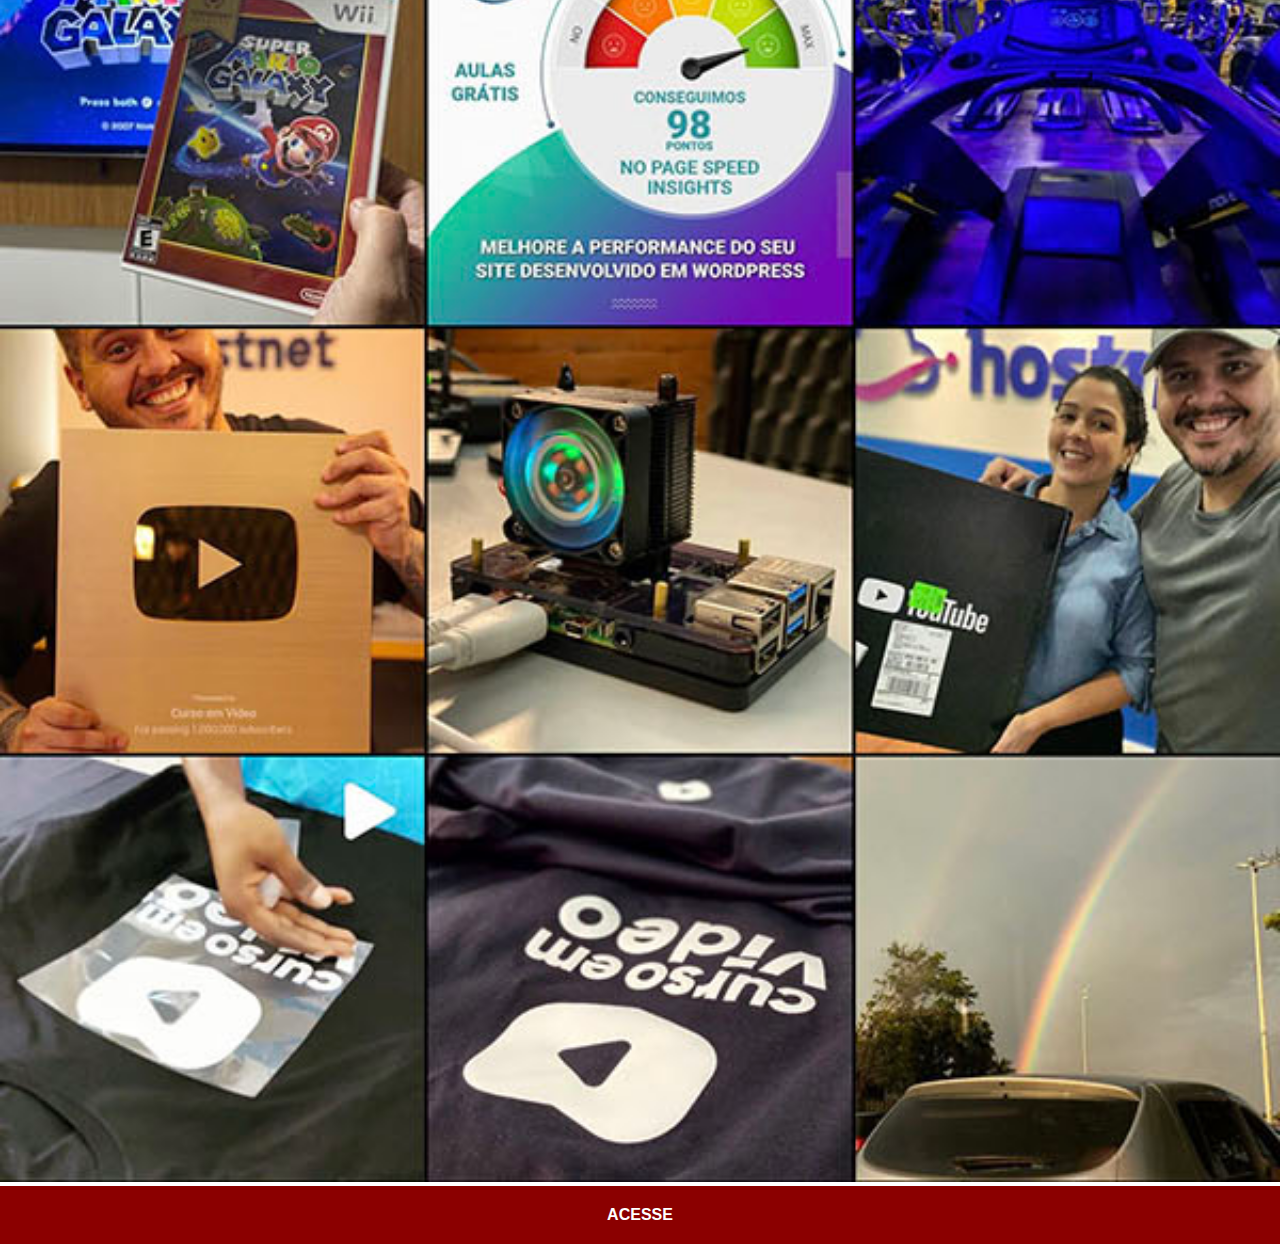
<file: instagram.html>
<!DOCTYPE html>
<html lang="pt-br">
<head>
    <meta charset="UTF-8">
    <meta http-equiv="X-UA-Compatible" content="IE=edge">
    <meta name="viewport" content="width=device-width, initial-scale=1.0">
    <title>Instagram</title>
    <link rel="stylesheet" href="estilos/social.css">
</head>
<body>
    <img src="imagens/tela-instagram.jpg" alt="YouTubr"><a href="https://www.instagram.com/gustavoguanabara" target="_blank">ACESSE</a>
</body>
</html>
</file>
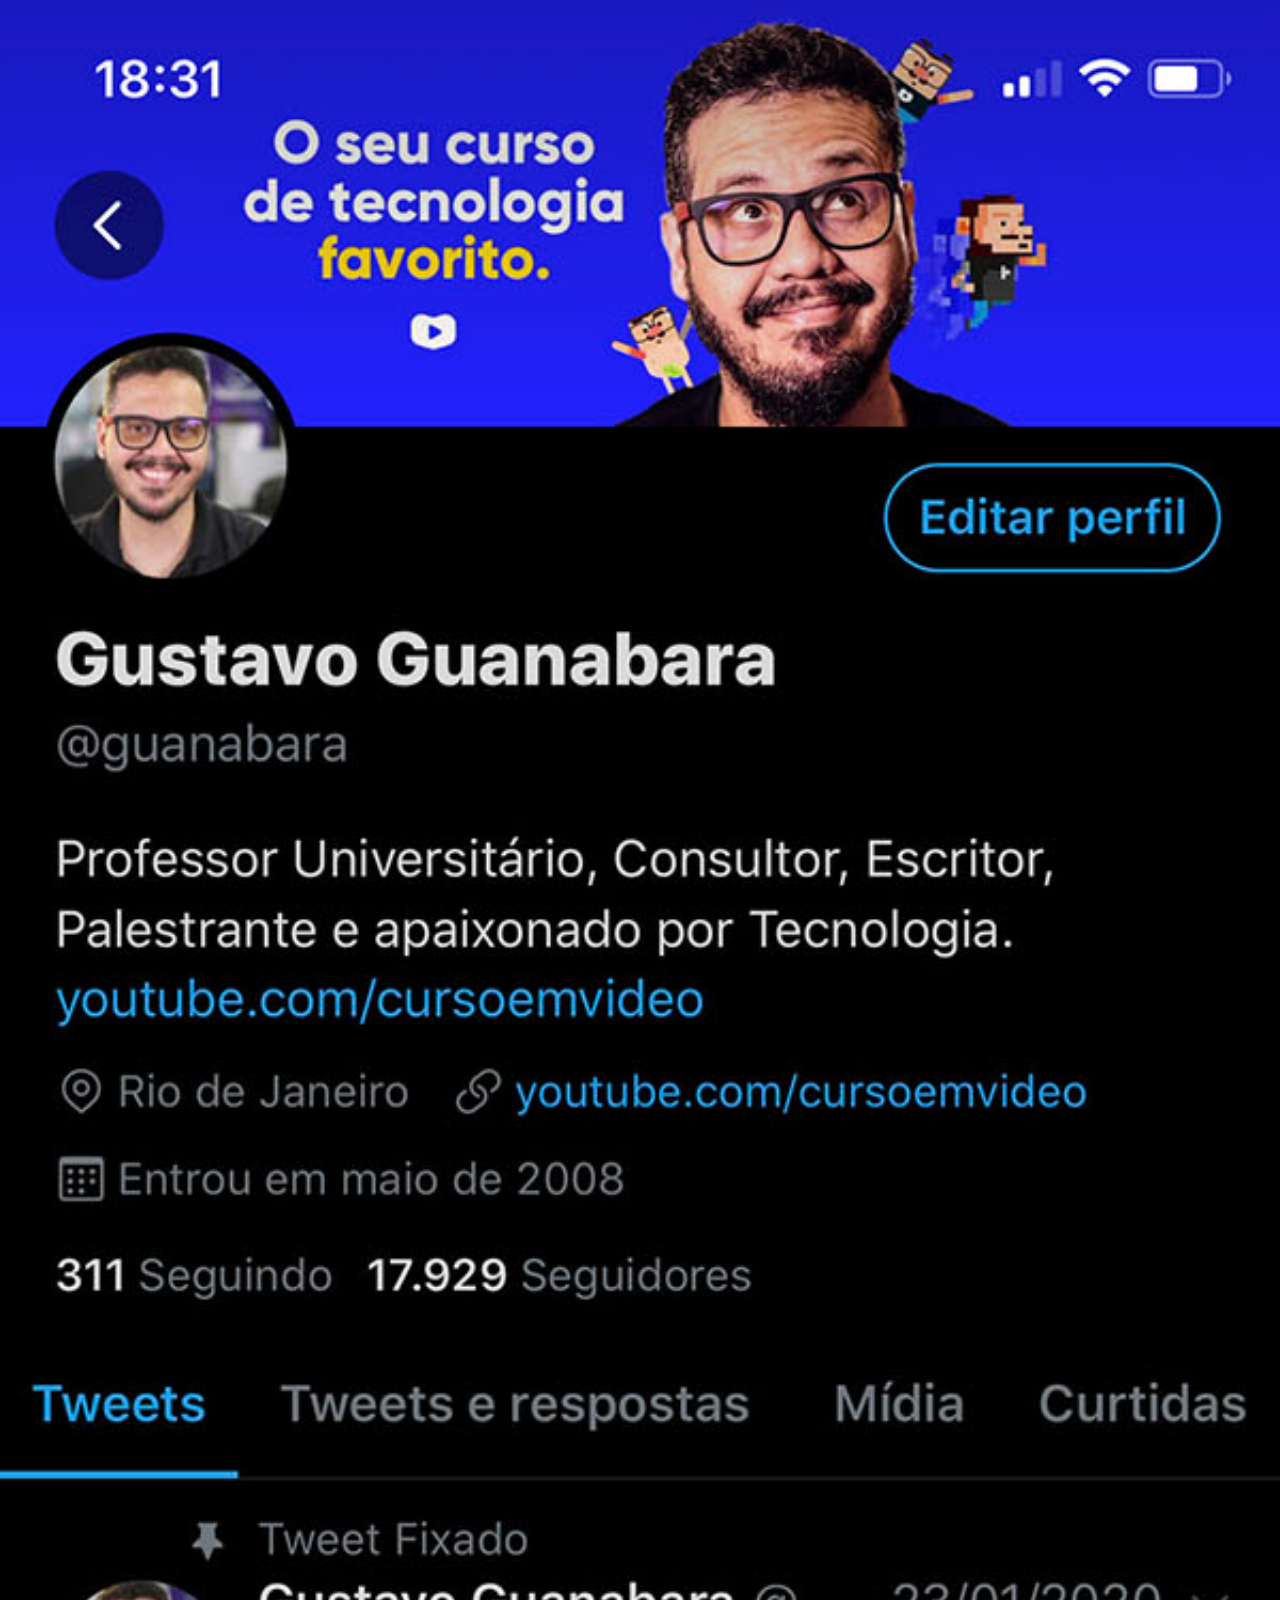
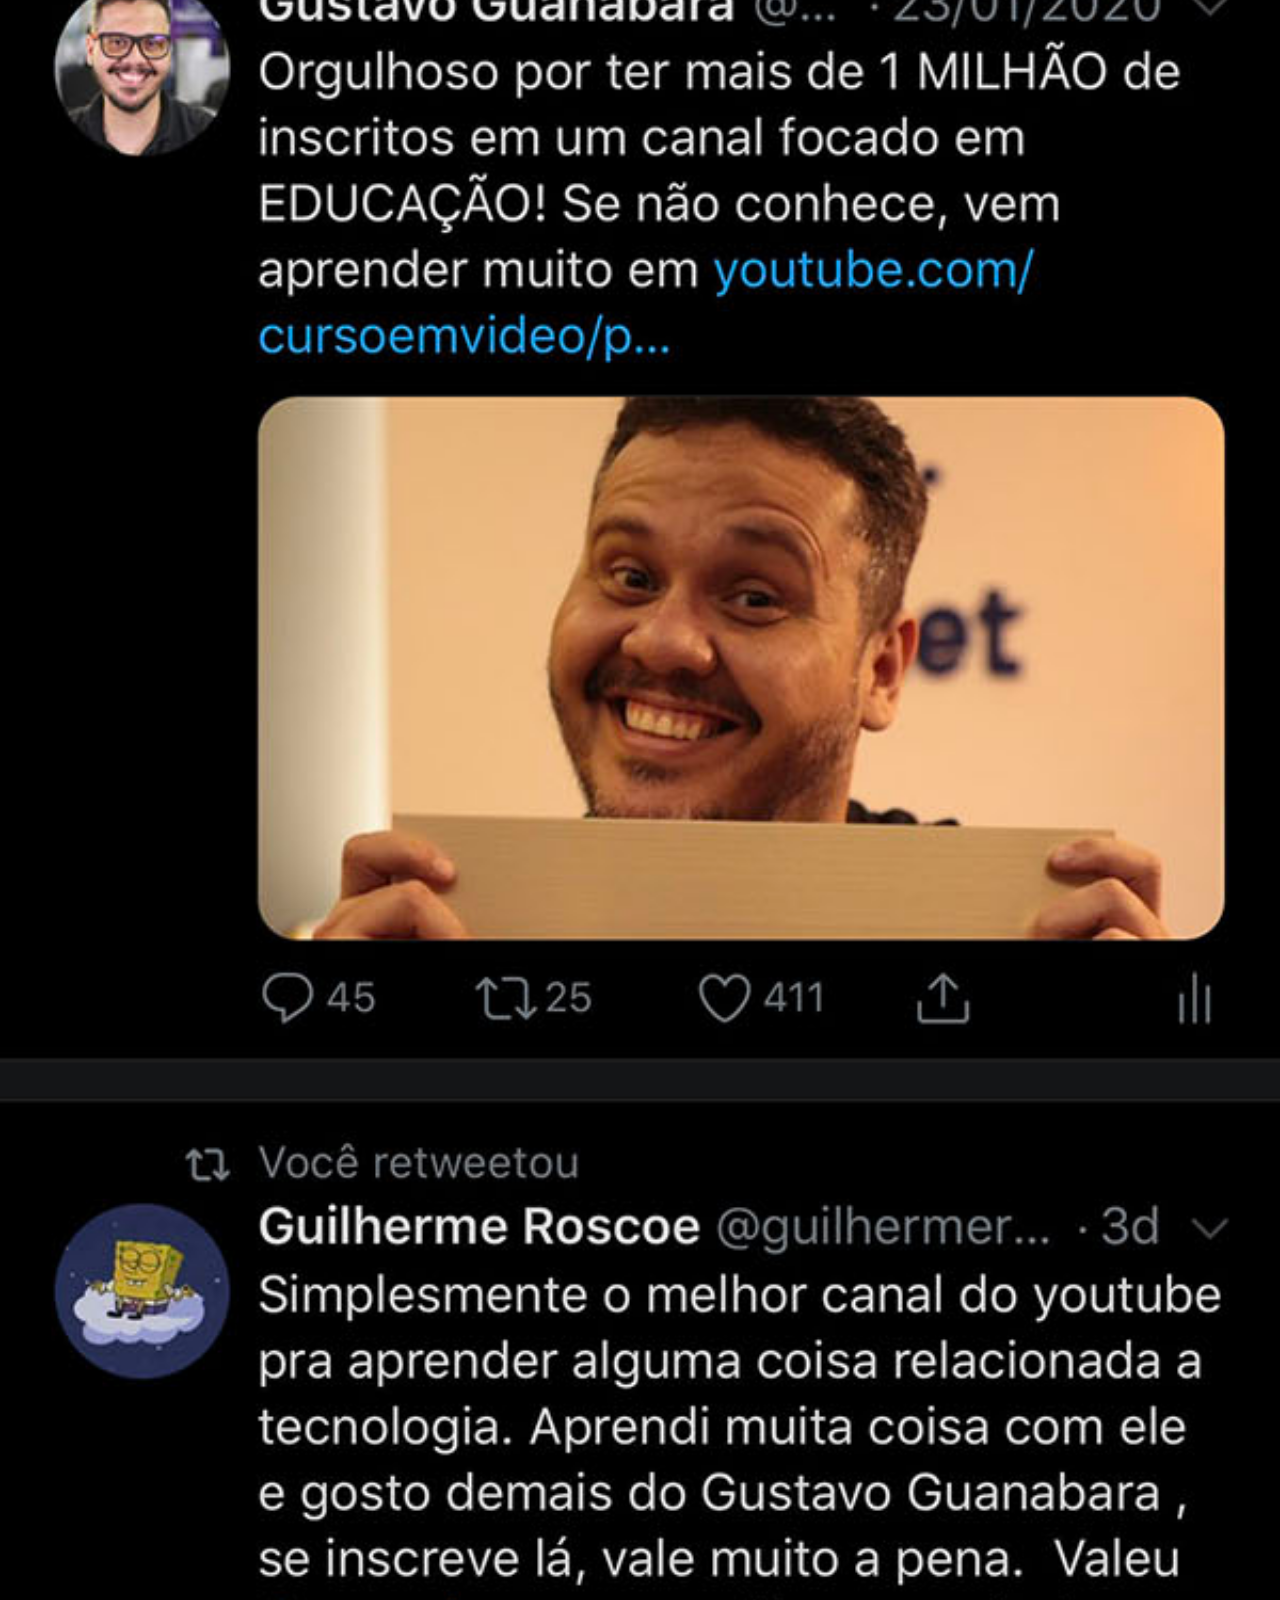
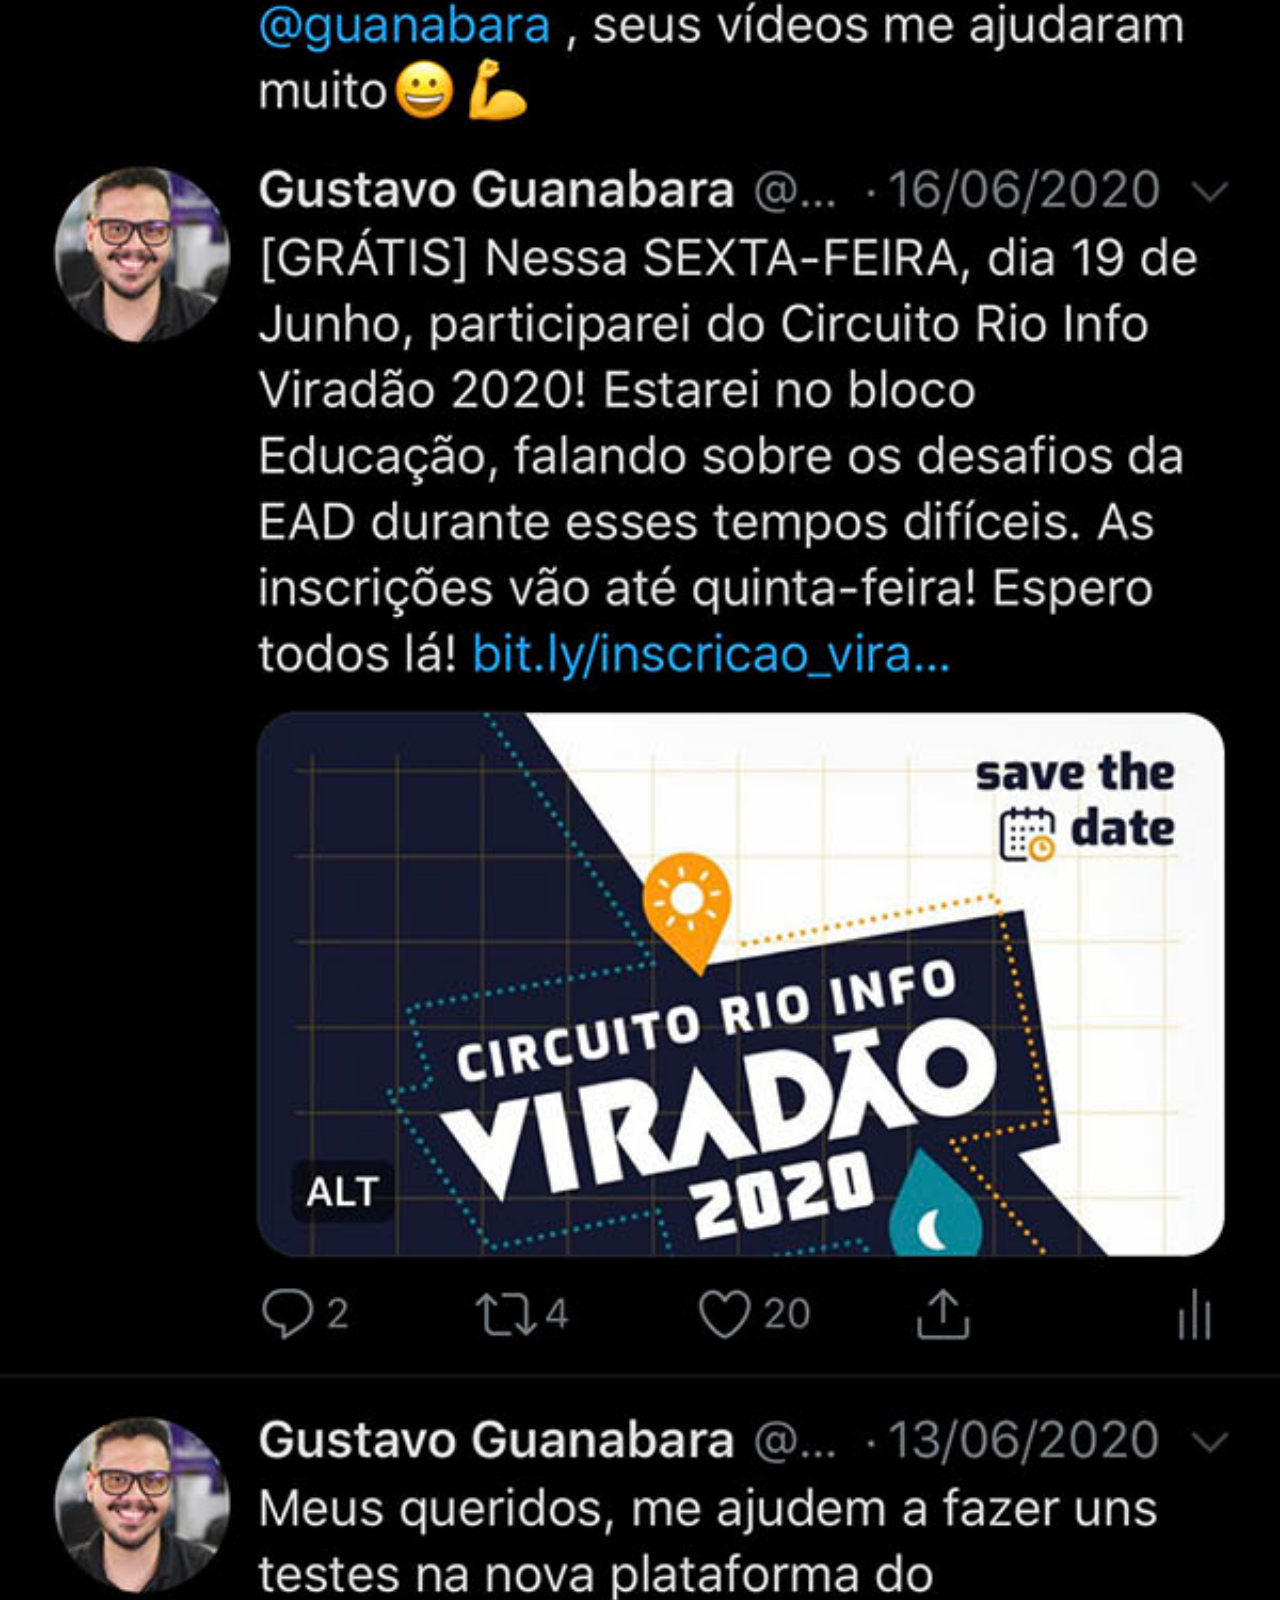
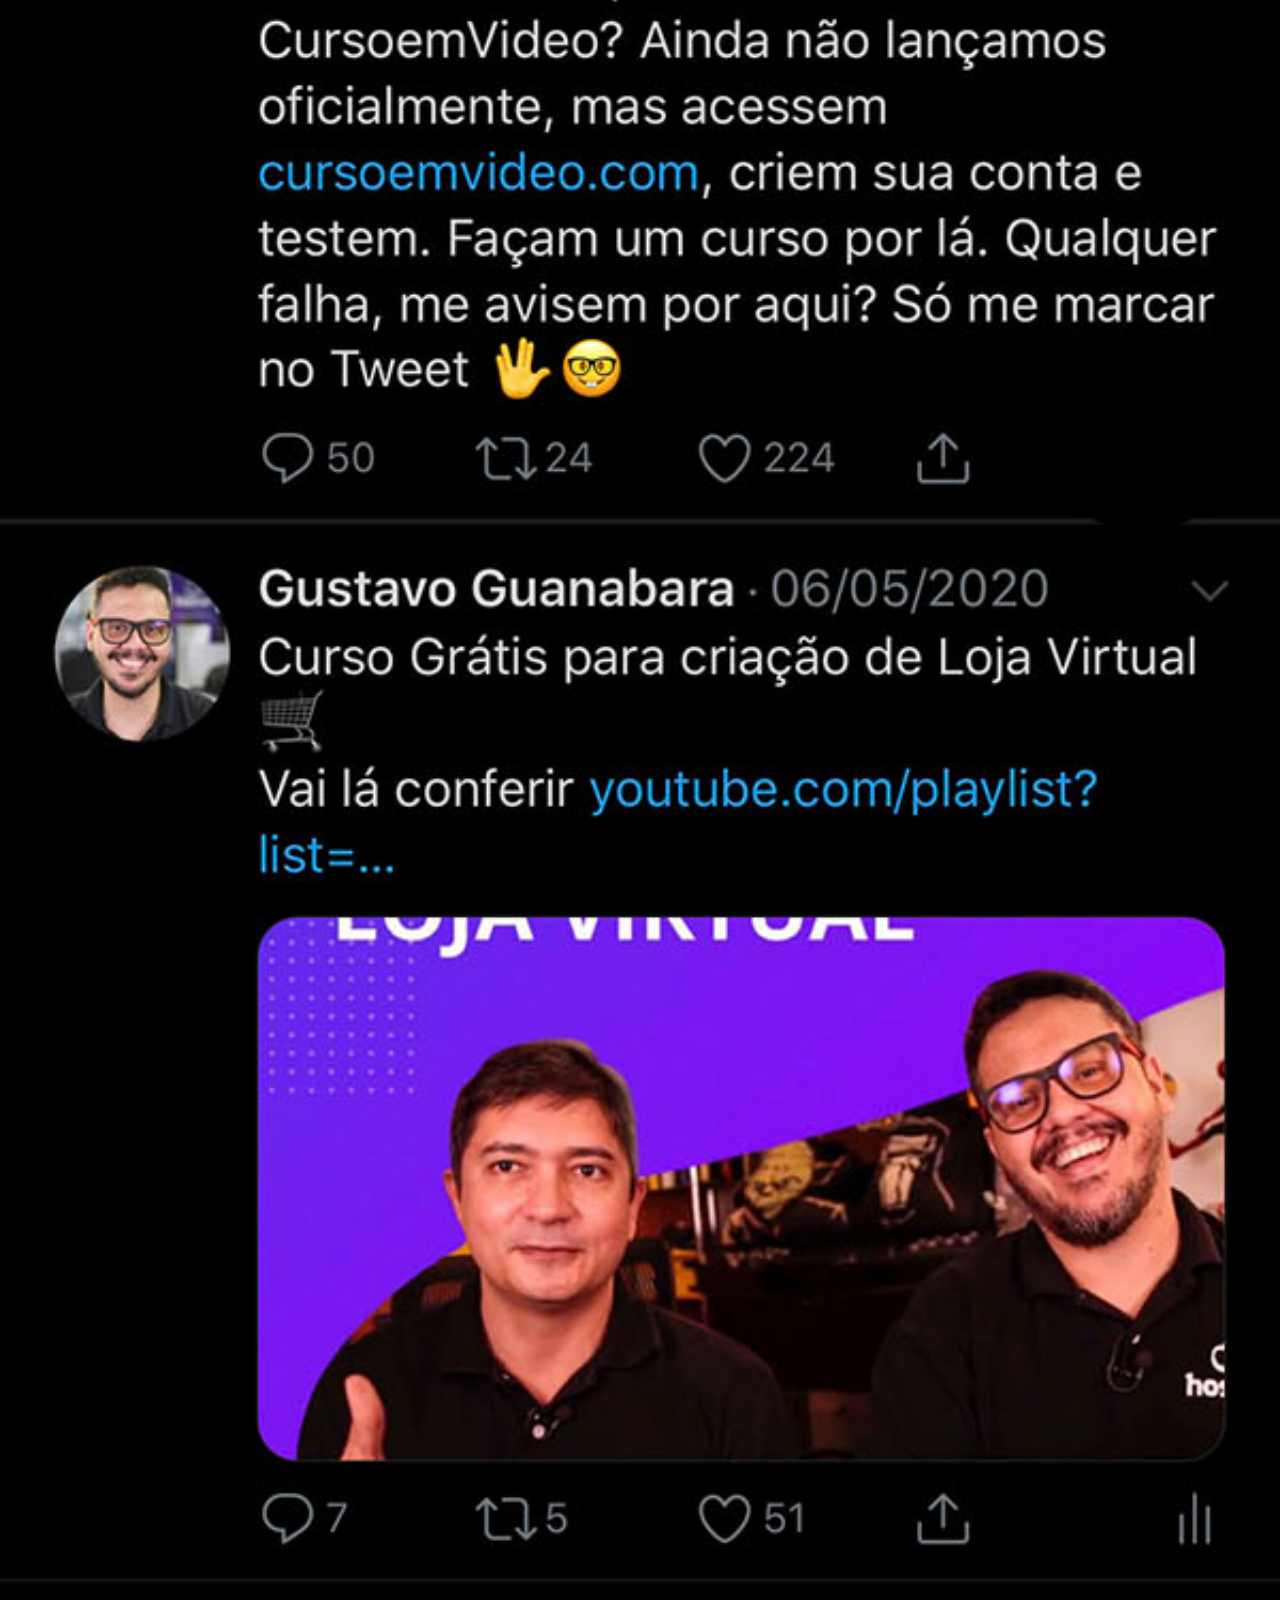
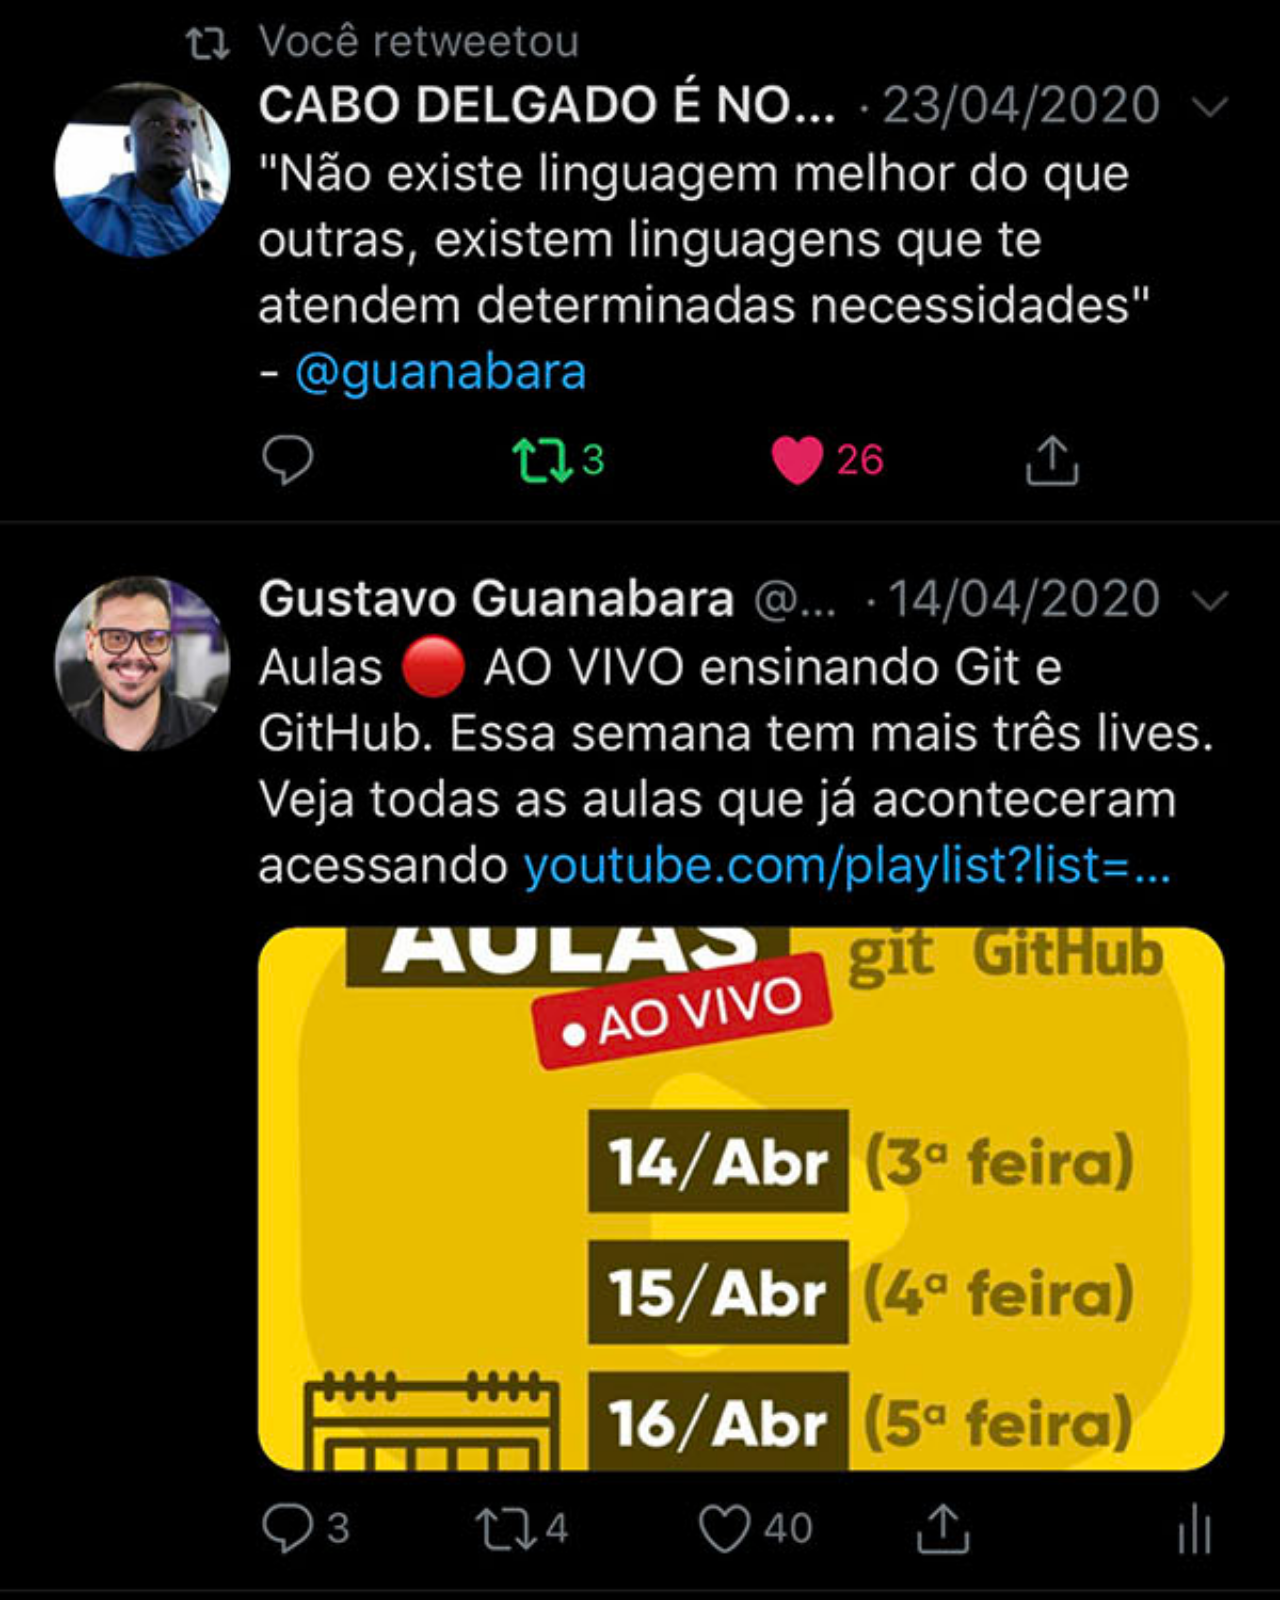
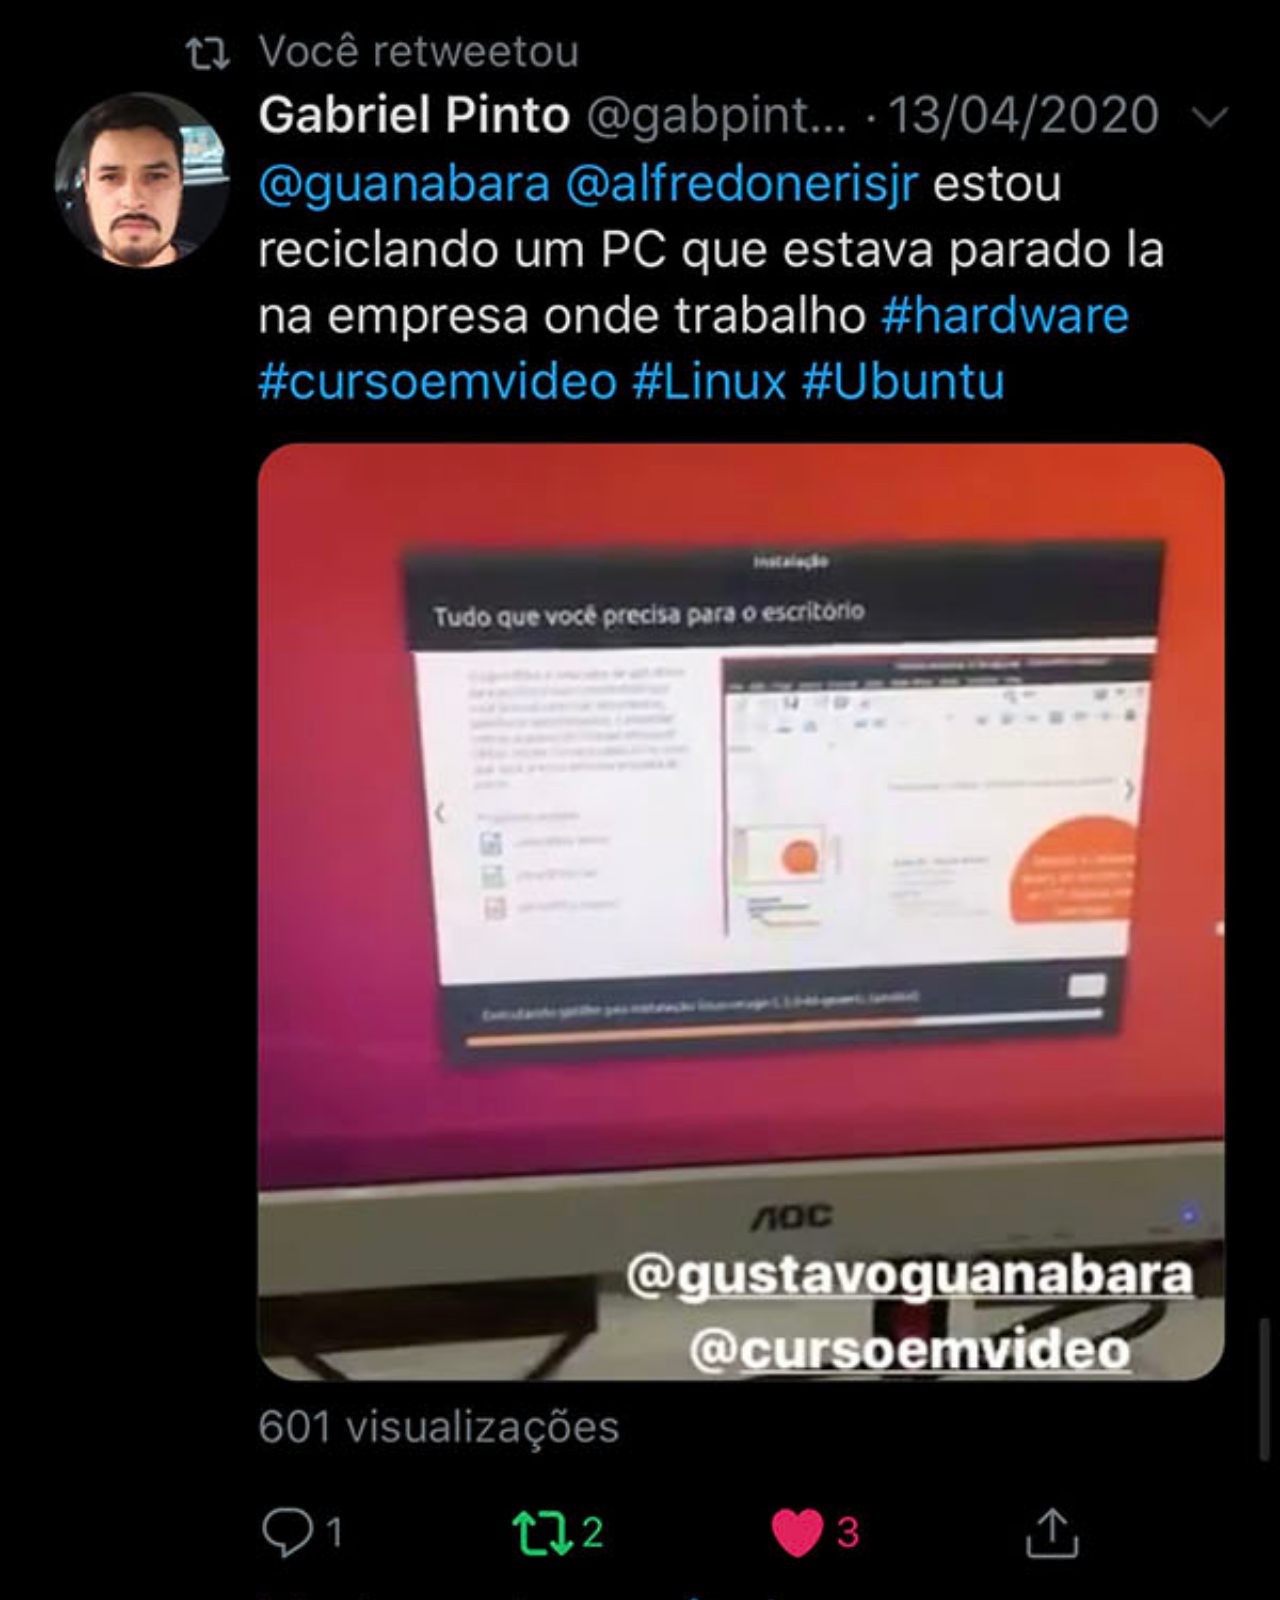
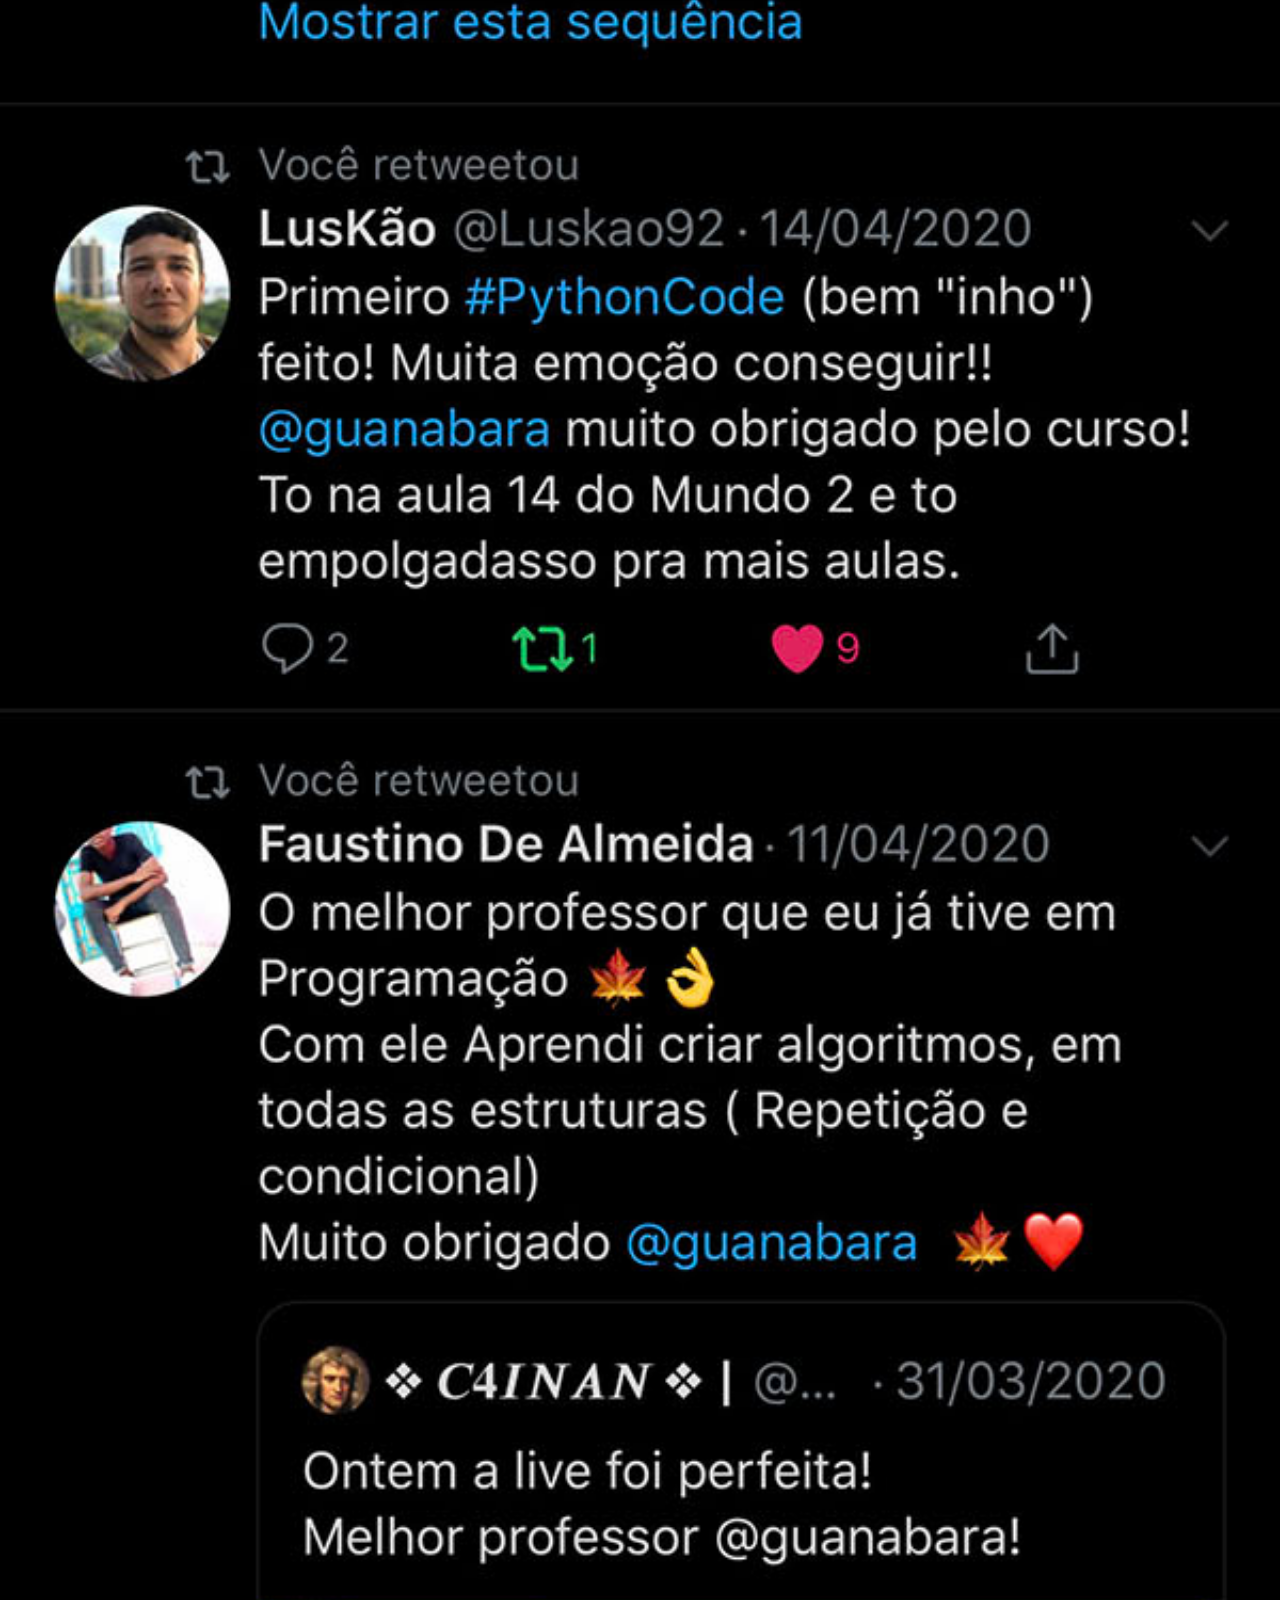
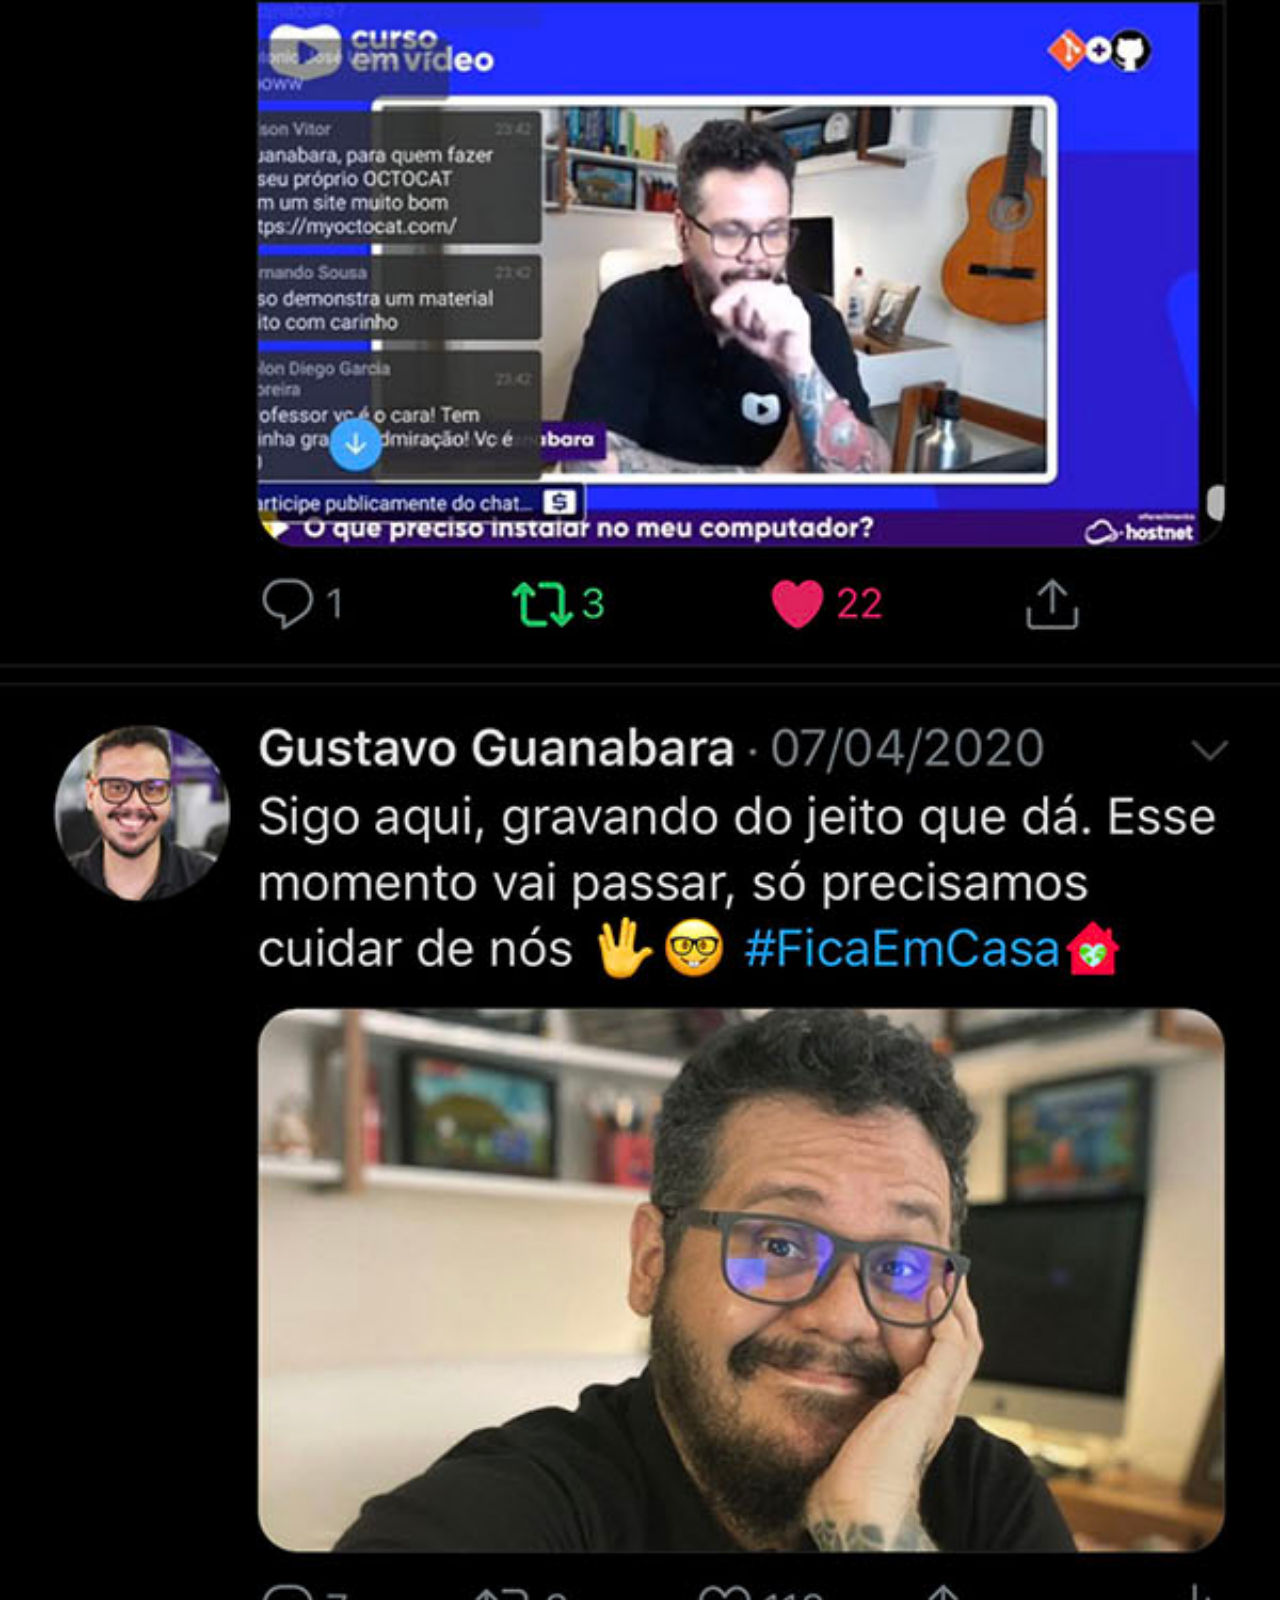
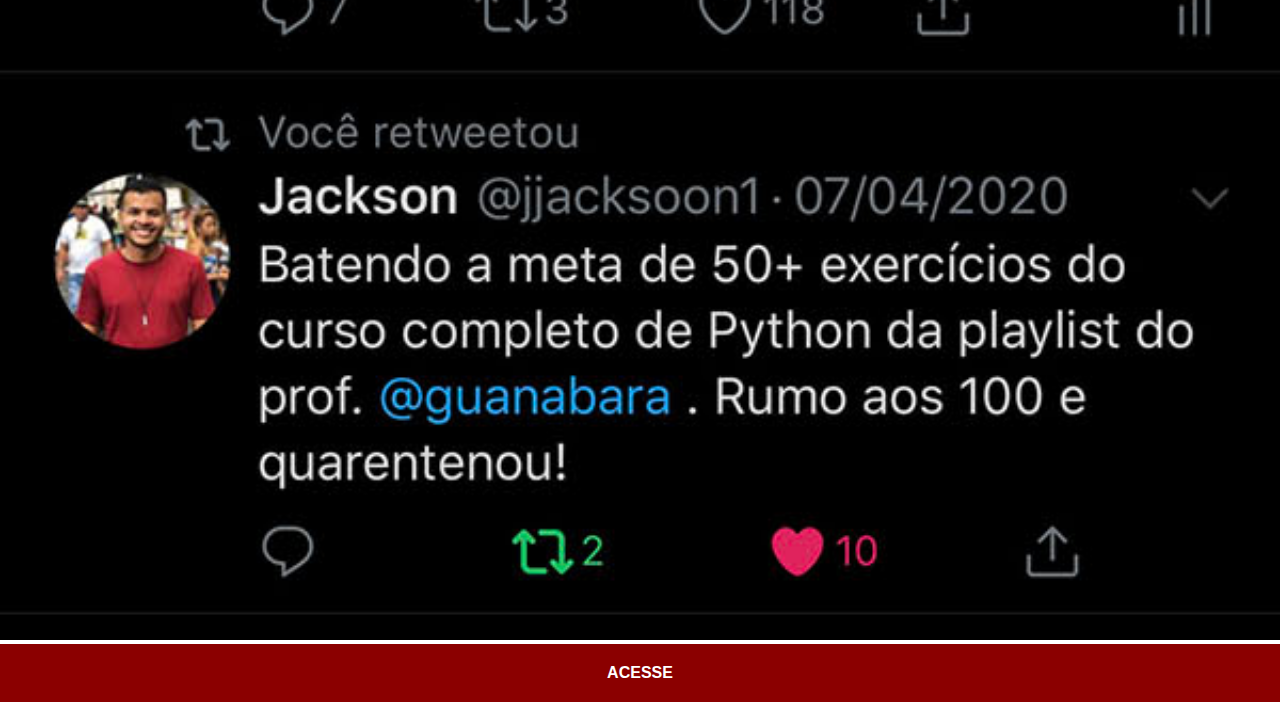
<file: twitter.html>
<!DOCTYPE html>
<html lang="pt-br">
<head>
    <meta charset="UTF-8">
    <meta http-equiv="X-UA-Compatible" content="IE=edge">
    <meta name="viewport" content="width=device-width, initial-scale=1.0">
    <title>Twitter</title>
    <link rel="stylesheet" href="estilos/social.css">
</head>
<body>
    <img src="imagens/tela-twitter.jpg" alt="YouTubr"><a href="https://www.twitter.com/guanabara" target="_blank">ACESSE</a>
</body>
</html>
</file>
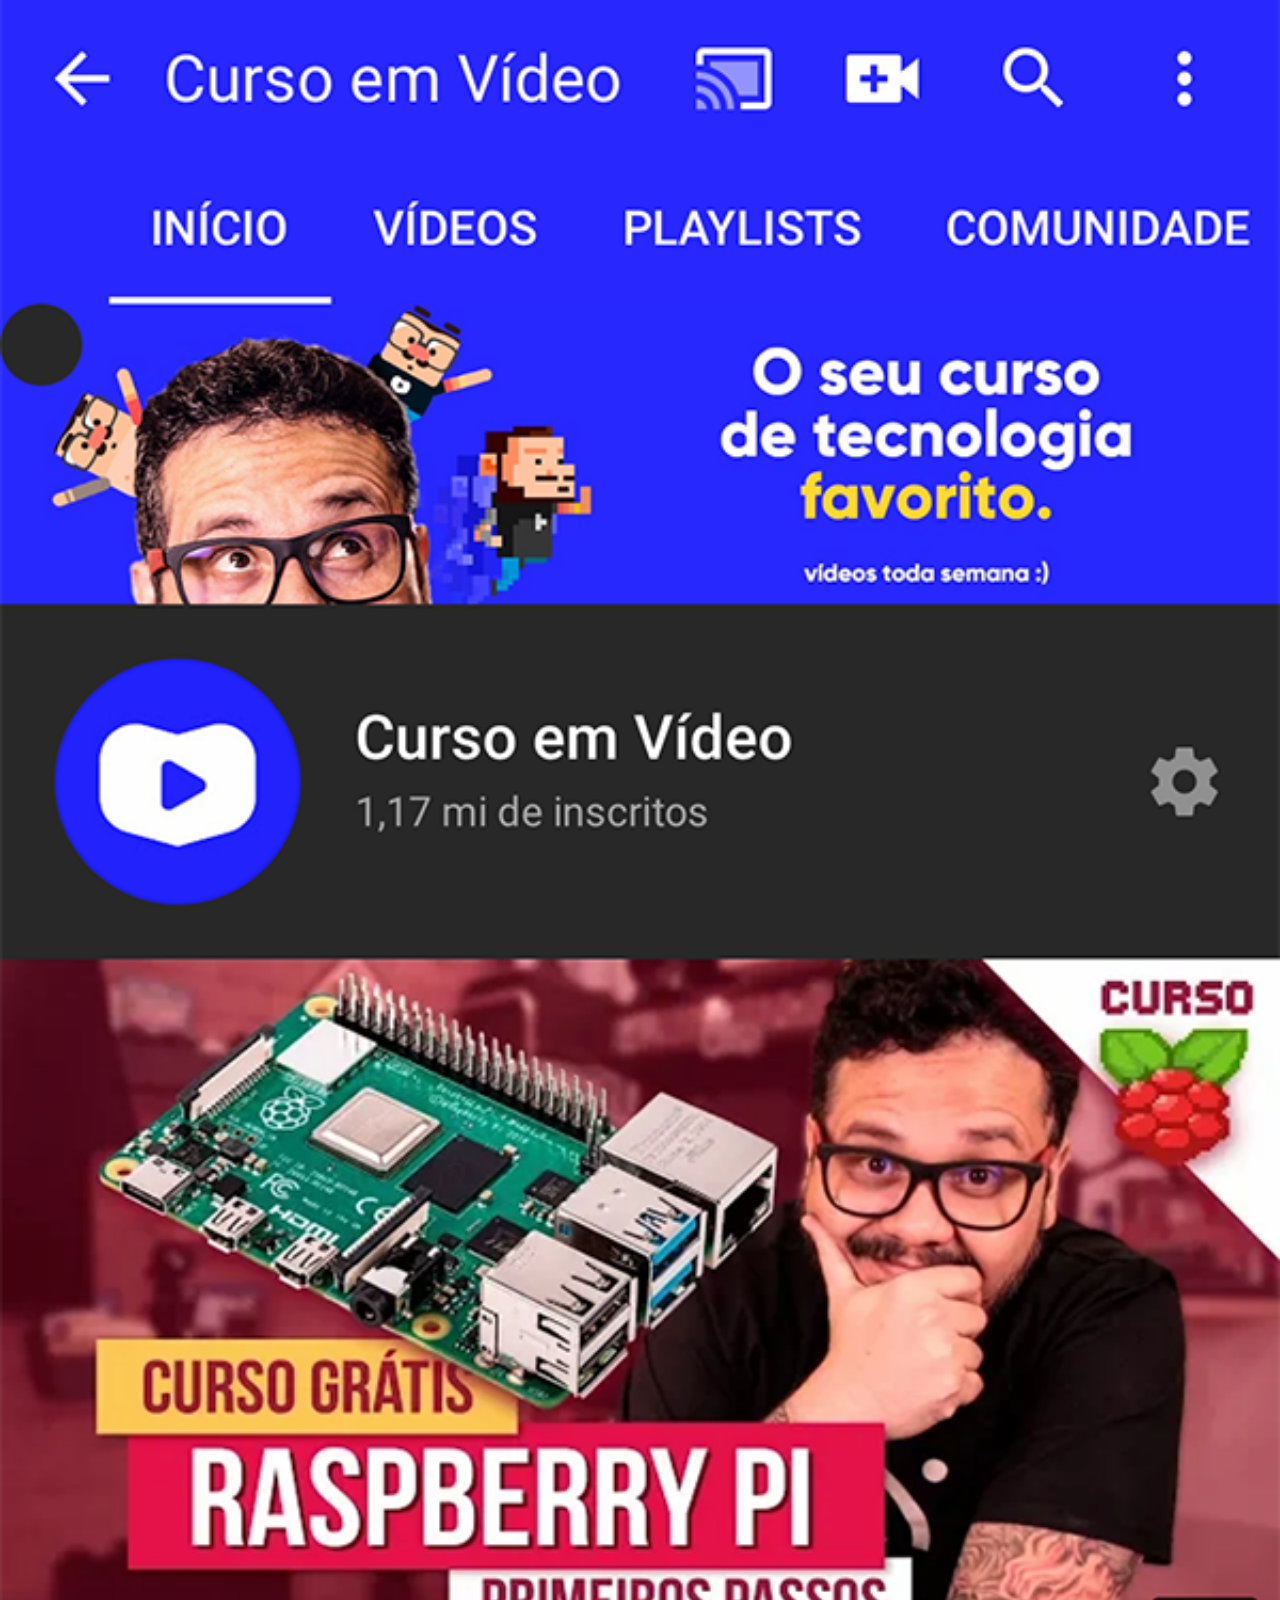
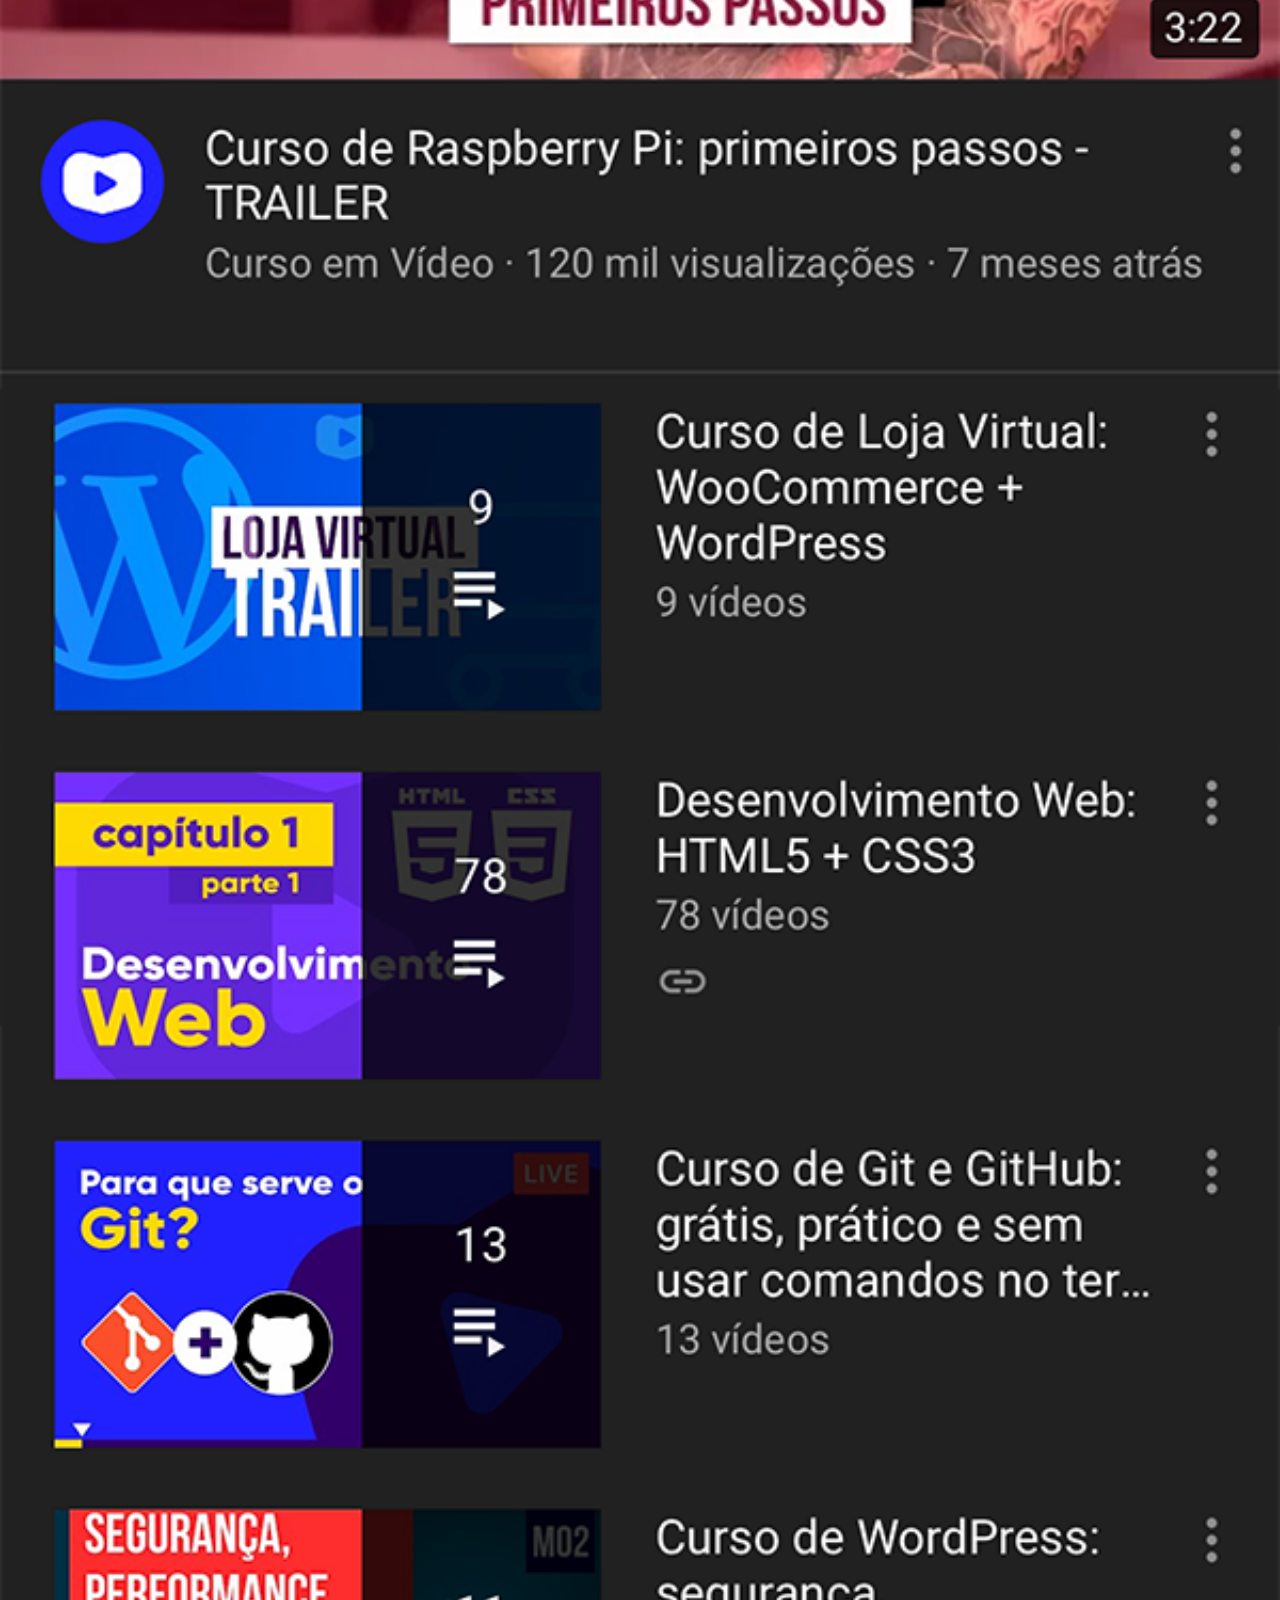
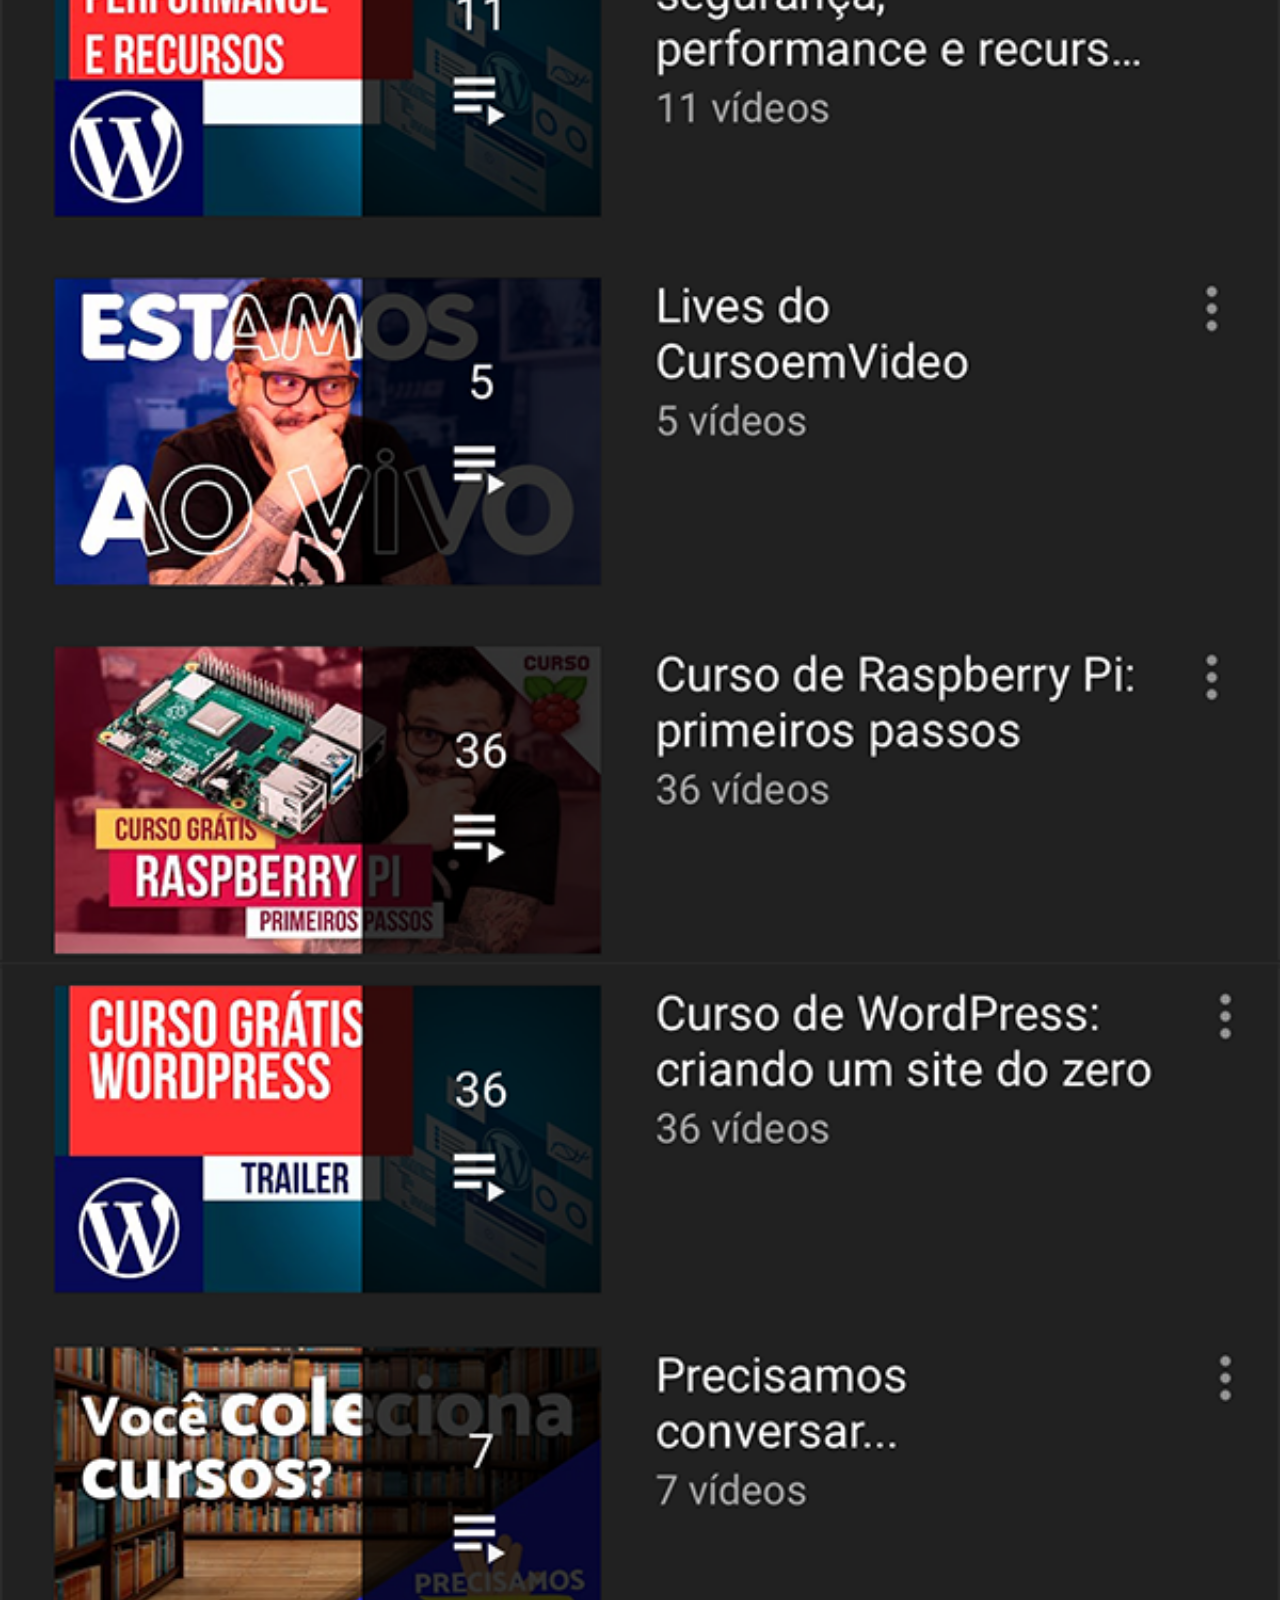
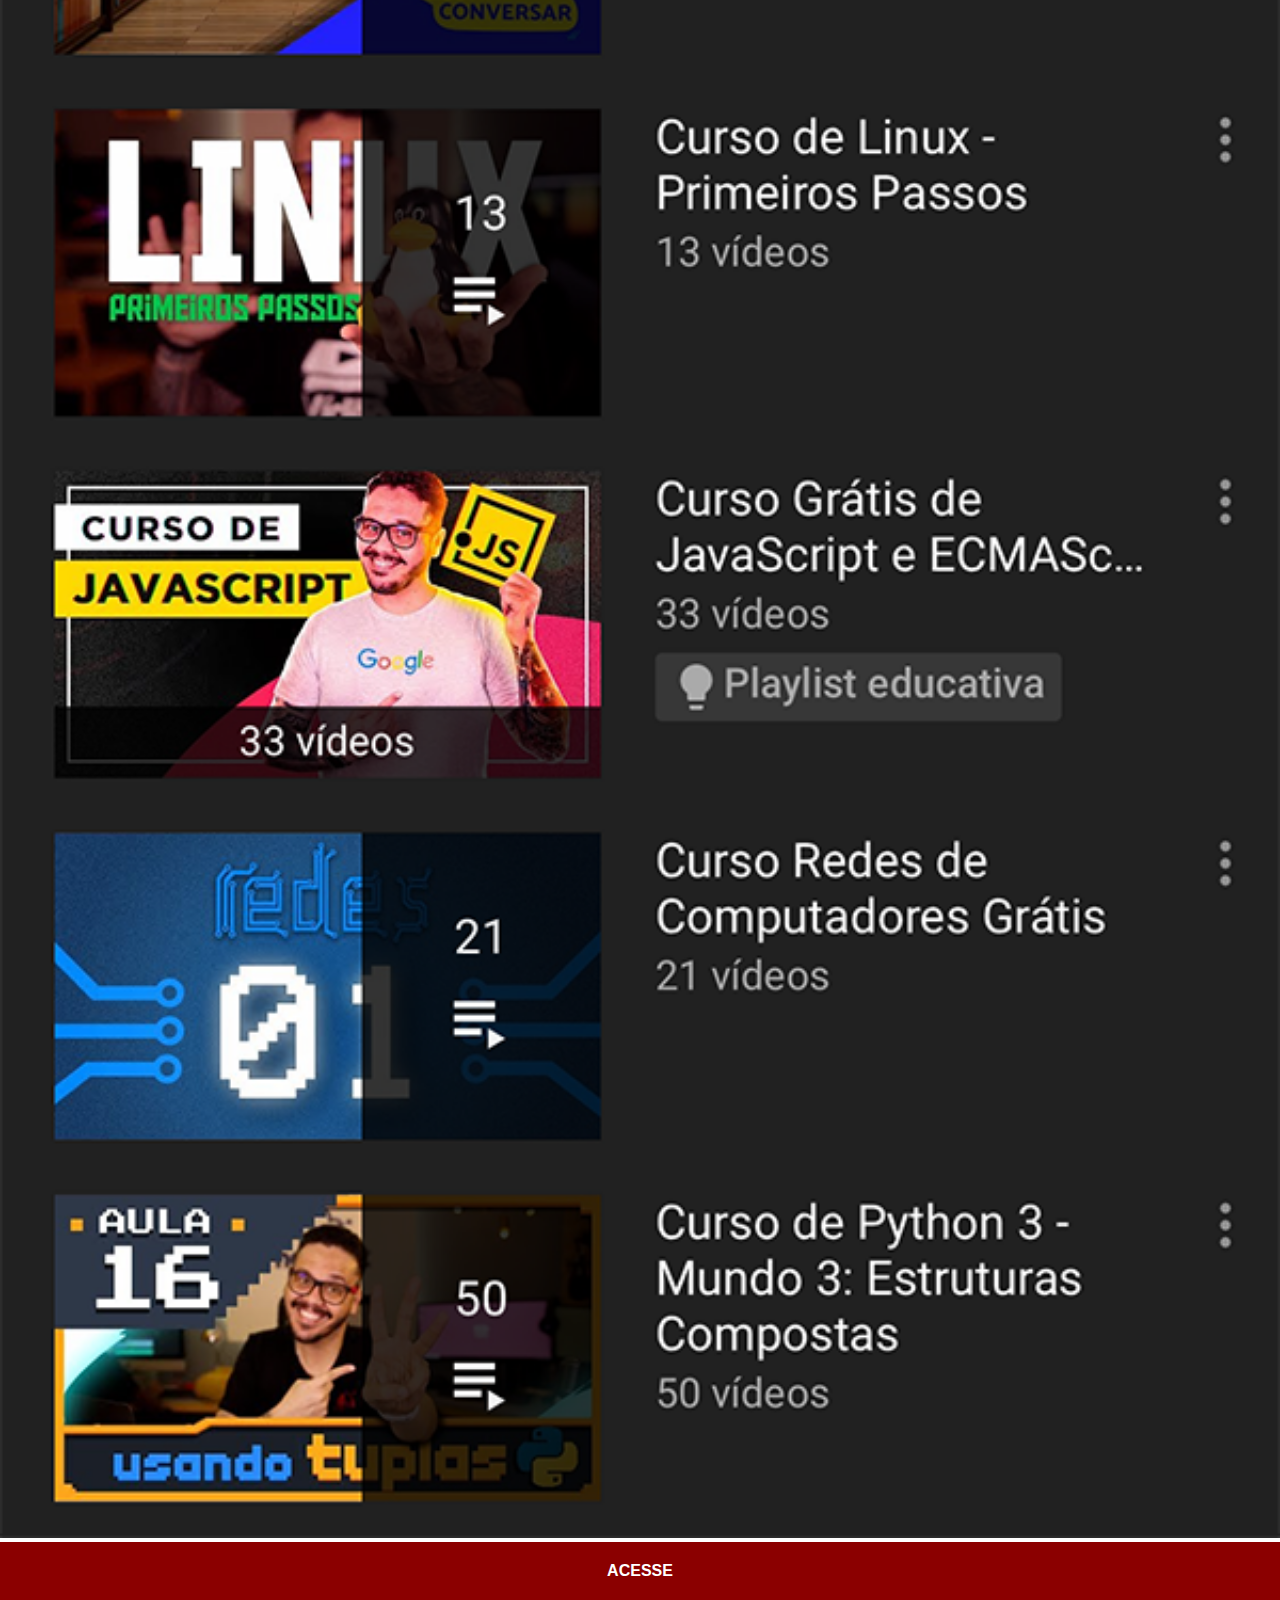
<file: youtube.html>
<!DOCTYPE html>
<html lang="pt-br">
<head>
    <meta charset="UTF-8">
    <meta http-equiv="X-UA-Compatible" content="IE=edge">
    <meta name="viewport" content="width=device-width, initial-scale=1.0">
    <title>YouTube</title>
    <link rel="stylesheet" href="estilos/social.css">
</head>
<body>
    <img src="imagens/tela-youtube.png" alt="YouTubr"><a href="https://www.youtube.com/cursoemvideo" target="_blank">ACESSE</a>
</body>
</html>
</file>
<file: estilos/style.css>
@charset "UTF-8";

* {
    margin: 0;
    padding: 0;
    font-family: Arial, Helvetica, sans-serif;
}

html, body {
    height: 100vh;
    width: 100vw;
    background-color: black;
}

body {
    background: url(/imagens/fundo-madeira.jpg) no-repeat top center;
    background-size: cover;
    background-attachment: fixed;
}

main {
    position: relative;
    height: 100vh;
}

section#telefone {
    position: absolute;
    top: 50%;
    left: 50%;
    transform: translate(-50%, -50%);

    height: 627px;
    width: 311px;
    background: url(/imagens/frame-iphone.png) no-repeat;
}

iframe#tela {
    position: relative;
    top: 80px;
    left: 22px;
    width: 267px;
    height: 471px;
}

section#redes-sociais {
    text-align: right;
}

section#redes-sociais img {
    width: 50px;
    margin: 10px;
    border-radius: 50%;
    box-shadow: 2px 2px 5px rgba(0, 0, 0, 0.400);
    box-sizing: border-box;
}

section#redes-sociais img:hover {
    border: 2px solid rgba(255, 255, 255, .637);
    transform: translate(-3px, -3px);
    box-shadow: 5px 5px 10px rgba(0, 0, 0, .623);
    transition: transform .3s, border 1s;
}
</file>
<file: estilos/social.css>
@charset "UTF-8";

* {
    margin: 0;
    padding: 0;
    font-family: Arial, Helvetica, sans-serif;
}

::-webkit-scrollbar {
    width: 0;
    height: 0px;
}

img {
    width: 100vw;
}

a {
    display: block;
    background-color: darkred;
    color: white;
    padding: 20px;
    text-align: center;
    font-weight: bolder;
    text-decoration: none;
}

a:hover {
    background-color: red;
}
</file>
